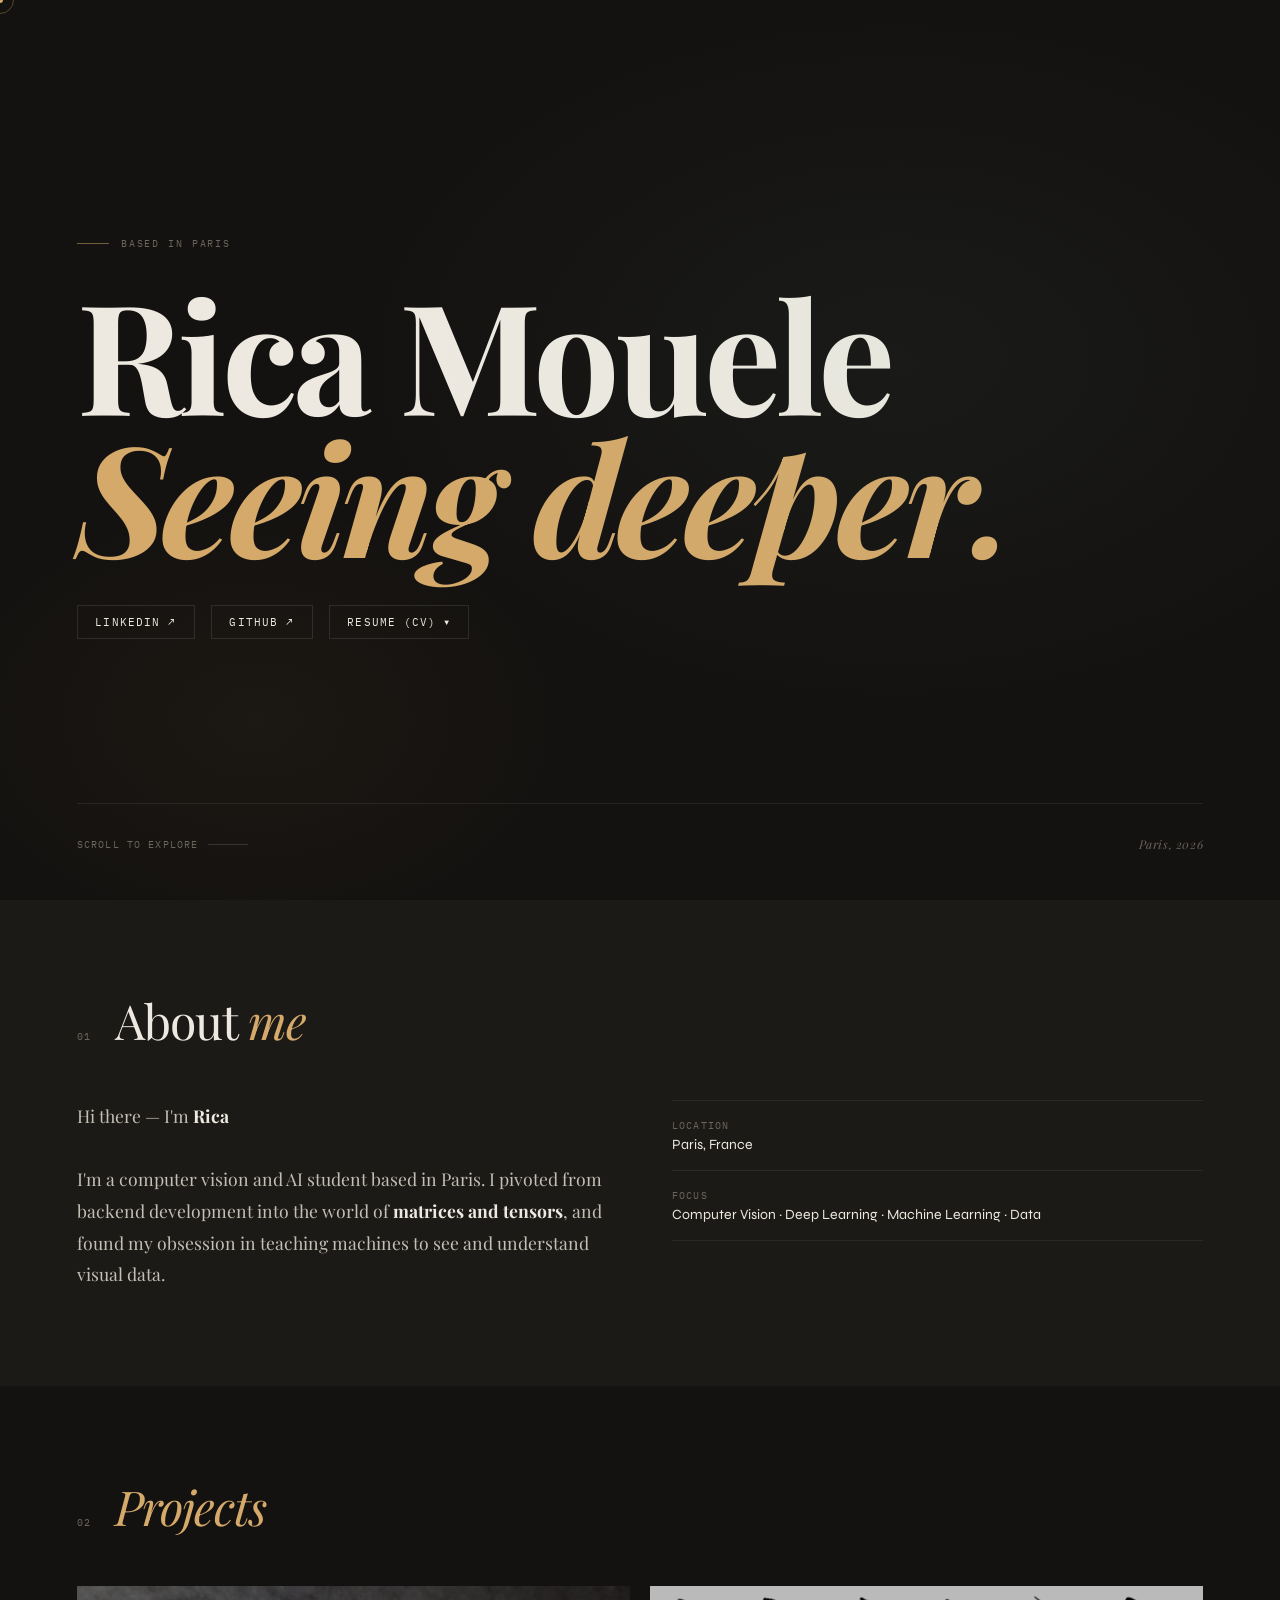
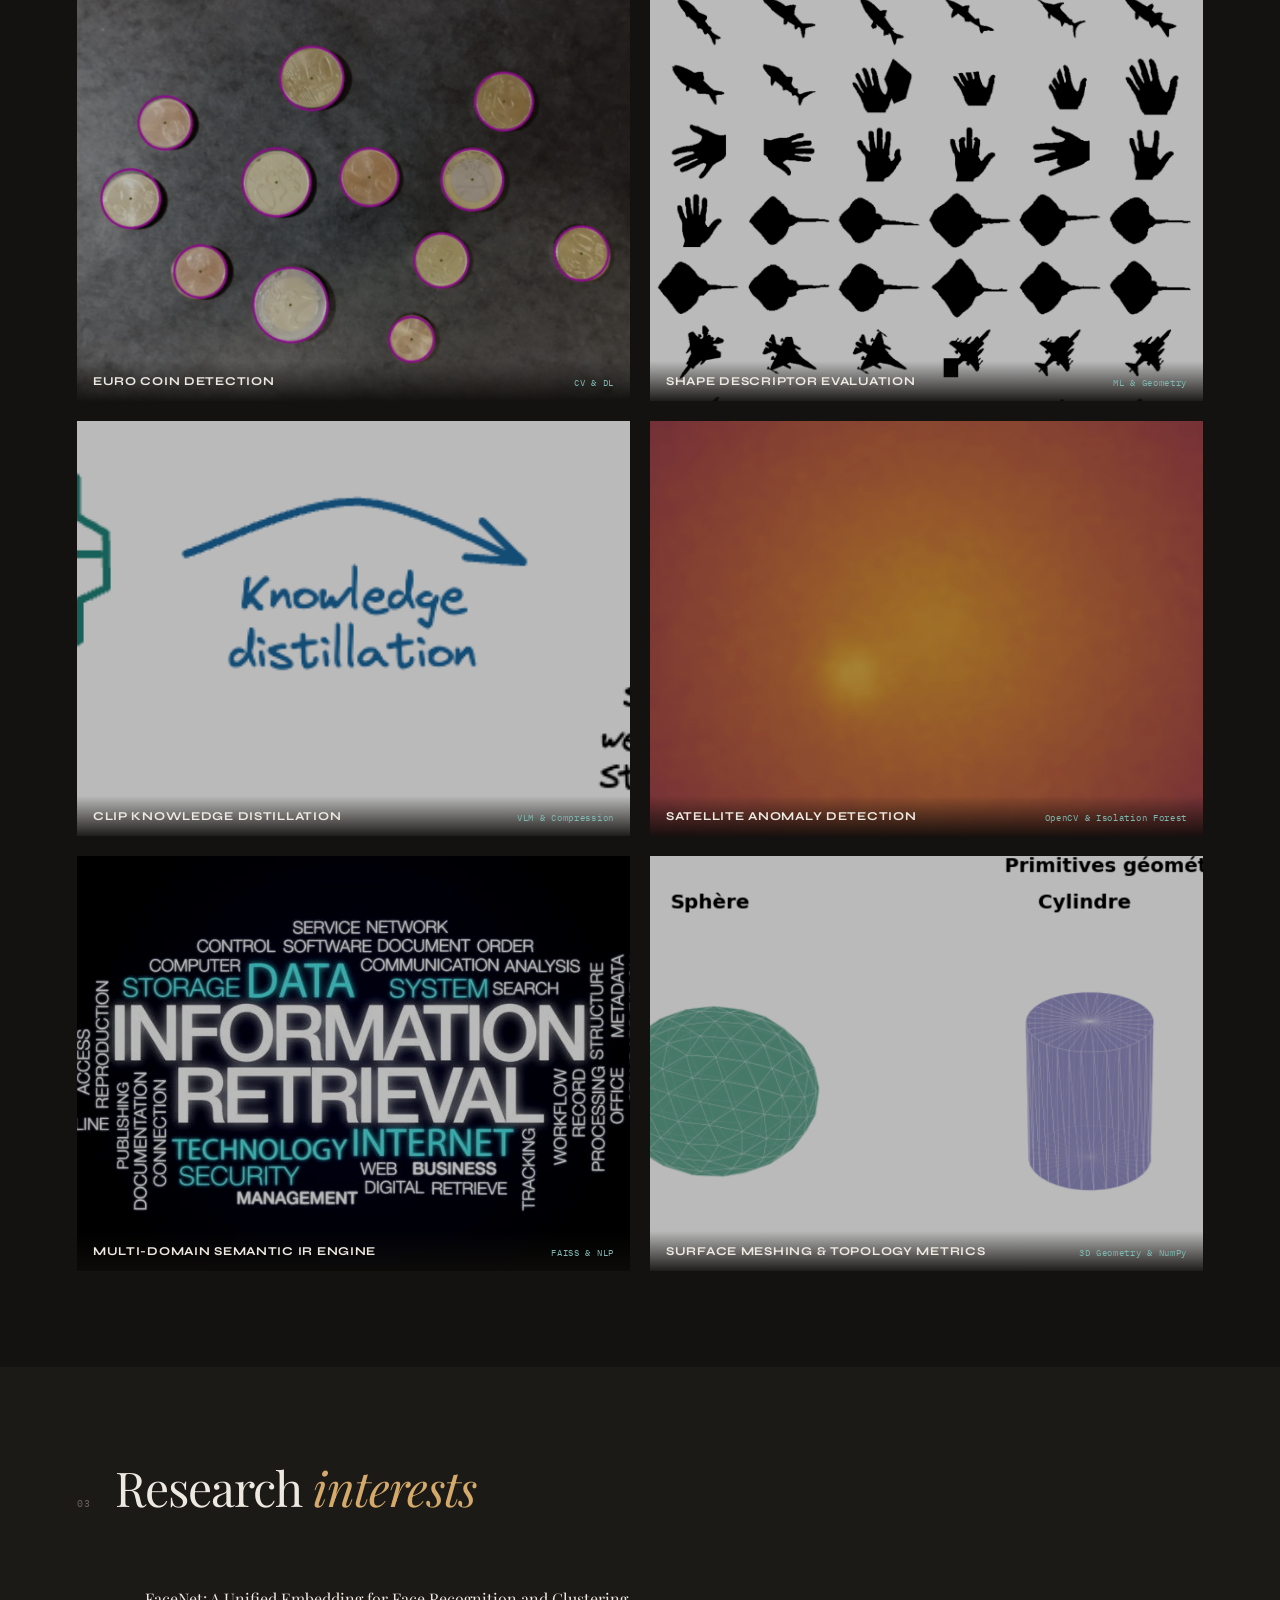
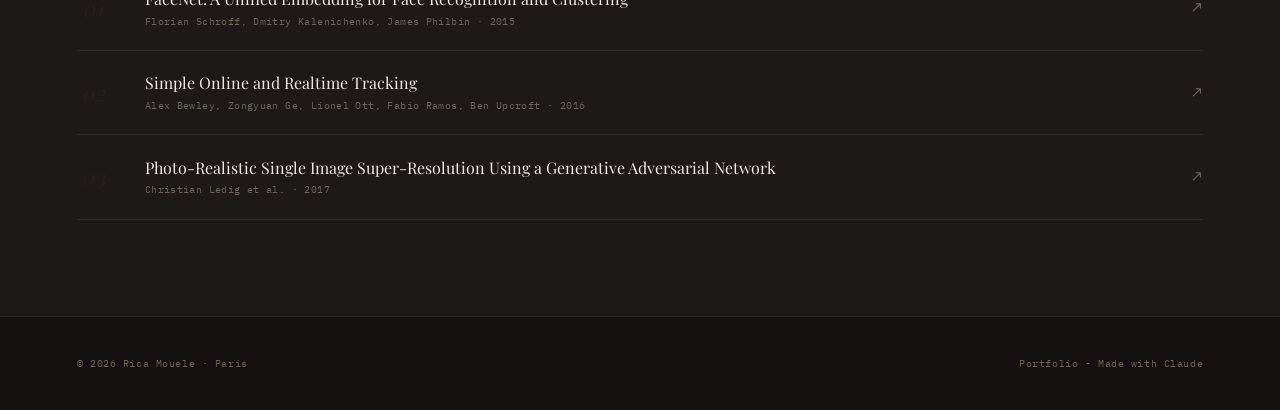
<file: index.html>
<!DOCTYPE html>
<html lang="en">
<head>
<meta charset="UTF-8">
<meta name="viewport" content="width=device-width, initial-scale=1.0">
<title>Rica — Computer Vision</title>
<link rel="preconnect" href="https://fonts.googleapis.com">
<link rel="preconnect" href="https://fonts.gstatic.com" crossorigin>
<link href="https://fonts.googleapis.com/css2?family=Playfair+Display:ital,wght@0,400;0,700;1,400;1,700&family=Syne:wght@400;700;800&family=IBM+Plex+Mono:wght@300;400&display=swap" rel="stylesheet">
<link rel="stylesheet" href="style.css">
</head>
<body>

<div id="c"></div>
<div id="cr"></div>

<div class="hero">
  <div class="hero-bg"></div>
  <div class="hero-inner">
    <div class="hero-eyebrow">Based in Paris</div>
    <h1 class="hero-name">
      Rica Mouele
      <em>Seeing deeper.</em>
    </h1>
    <div class="hero-links">
      <a class="hero-link" href="https://www.linkedin.com/in/rica-mouele/" target="_blank"><span>LinkedIn ↗</span></a>
      <a class="hero-link" href="https://github.com/RicaMl" target="_blank"><span>GitHub ↗</span></a>
      <div class="cv-wrap">
        <button class="cv-btn" id="cvBtn" onclick="toggleCV()">
          <span>Resume (CV)</span>
          <span class="cv-chevron" id="cvChevron">▼</span>
        </button>
        <div class="cv-dropdown" id="cvDropdown">
          <a class="cv-option" href="CV_RM_EN.pdf" target="_blank">En ↗</a>
          <a class="cv-option" href="CV_RM_FR.pdf" target="_blank">Fr ↗</a>
        </div>
      </div>
    </div>
  </div>
  <div class="hero-bottom">
    <div class="scroll-hint">Scroll to explore</div>
    <div class="hero-num">Paris, 2026</div>
  </div>
</div>

<section id="about">
  <div class="sec-header reveal">
    <span class="sec-num">01</span>
    <h2 class="sec-title">About <em>me</em></h2>
  </div>
  <div class="about-grid reveal">
    <p class="about-text">
      Hi there — I'm <strong>Rica</strong> <br><br>
      I'm a computer vision and AI student based in Paris.
      I pivoted from backend development into the world of
      <strong>matrices and tensors</strong>, and found my obsession
      in teaching machines to see and understand visual data.
    </p>
    <div class="about-aside">
      <div class="about-detail">
        <span class="detail-label">Location</span>
        <span class="detail-value">Paris, France</span>
      </div>
      <div class="about-detail">
        <span class="detail-label">Focus</span>
        <span class="detail-value">Computer Vision · Deep Learning · Machine Learning · Data </span>
      </div>
    </div>
  </div>
</section>

<section id="projects">
  <div class="sec-header reveal">
    <span class="sec-num">02</span>
    <h2 class="sec-title"><em>Projects</em></h2>
  </div>
  <div class="projects-grid reveal">

    <div class="pcard" onclick="openModal('p1')">
      <img class="pcard-img" src="./images/img2.png" alt="Euro Coin Detection">
      <div class="pcard-overlay">
        <div class="overlay-label">Computer Vision</div>
        <div class="overlay-title">Click to explore →</div>
      </div>
      <div class="pcard-bar">
        <span class="pcard-name">Euro Coin Detection</span>
        <span class="pcard-tag">CV & DL</span>
      </div>
    </div>

    <div class="pcard" onclick="openModal('p2')">
      <img class="pcard-img" src="./images/bdshape_part.png" alt="Pattern Recognition">
      <div class="pcard-overlay">
        <div class="overlay-label">Pattern Recognition</div>
        <div class="overlay-title">Click to explore →</div>
      </div>
      <div class="pcard-bar">
        <span class="pcard-name">Shape Descriptor Evaluation</span>
        <span class="pcard-tag">ML & Geometry</span>
      </div>
    </div>

    <div class="pcard" onclick="openModal('p3')">
      <img class="pcard-img" src="./images/distill2.png" alt="CLIP Knowledge Distillation">
      <div class="pcard-overlay">
        <div class="overlay-label">Research & Deep Learning</div>
        <div class="overlay-title">Click to explore →</div>
      </div>
      <div class="pcard-bar">
        <span class="pcard-name">CLIP Knowledge Distillation</span>
        <span class="pcard-tag">VLM & Compression</span>
      </div>
    </div>

    <div class="pcard" onclick="openModal('p4')">
      <img class="pcard-img" src="./images/detection_anom.png" alt="Satellite Thermal Anomaly Detection">
      <div class="pcard-overlay">
        <div class="overlay-label">Space Systems & AI</div>
        <div class="overlay-title">Click to explore →</div>
      </div>
      <div class="pcard-bar">
        <span class="pcard-name">Satellite Anomaly Detection</span>
        <span class="pcard-tag">OpenCV & Isolation Forest</span>
      </div>
    </div>

    <div class="pcard" onclick="openModal('p5')">
      <img class="pcard-img" src="./images/Information_Retrieval.jpg" alt="Information Retrieval Engine">
      <div class="pcard-overlay">
        <div class="overlay-label">Information Retrieval & NLP</div>
        <div class="overlay-title">Click to explore →</div>
      </div>
      <div class="pcard-bar">
        <span class="pcard-name">Multi-Domain Semantic IR Engine</span>
        <span class="pcard-tag">FAISS & NLP</span>
      </div>
    </div>

    <div class="pcard" onclick="openModal('p6')">
      <img class="pcard-img" src="./images/surface_meshing_base.png" alt="Surface Meshing & Curvature Analysis">
      <div class="pcard-overlay">
        <div class="overlay-label">3D Geometry & Mesh Processing</div>
        <div class="overlay-title">Click to explore →</div>
      </div>
      <div class="pcard-bar">
        <span class="pcard-name">Surface Meshing & Topology Metrics</span>
        <span class="pcard-tag">3D Geometry & NumPy</span>
      </div>
    </div>

  </div>
</section>

<section id="research">
  <div class="sec-header reveal">
    <span class="sec-num">03</span>
    <h2 class="sec-title">Research <em>interests</em></h2>
  </div>
  <div class="reveal">
    <a class="paper" href="https://arxiv.org/pdf/1503.03832" target="_blank">
      <span class="paper-idx">01</span>
      <div class="paper-body">
        <div class="paper-title">FaceNet: A Unified Embedding for Face Recognition and Clustering</div>
        <div class="paper-authors">Florian Schroff, Dmitry Kalenichenko, James Philbin · 2015</div>
      </div>
      <span class="paper-arrow">↗</span>
    </a>
    <a class="paper" href="https://arxiv.org/pdf/1602.00763" target="_blank">
      <span class="paper-idx">02</span>
      <div class="paper-body">
        <div class="paper-title">Simple Online and Realtime Tracking</div>
        <div class="paper-authors">Alex Bewley, Zongyuan Ge, Lionel Ott, Fabio Ramos, Ben Upcroft · 2016</div>
      </div>
      <span class="paper-arrow">↗</span>
    </a>
    <a class="paper" href="https://arxiv.org/pdf/1609.04802" target="_blank">
      <span class="paper-idx">03</span>
      <div class="paper-body">
        <div class="paper-title">Photo-Realistic Single Image Super-Resolution Using a Generative Adversarial Network</div>
        <div class="paper-authors">Christian Ledig et al. · 2017</div>
      </div>
      <span class="paper-arrow">↗</span>
    </a>
  </div>
</section>

<footer>
  <span>© 2026 Rica Mouele · Paris</span>
  <span>Portfolio - Made with Claude</span>
</footer>

<div class="mbackdrop" id="mbackdrop" onclick="closeOutside(event)">
  <div class="modal" id="modal">
    <button class="mclose" onclick="closeModal()">✕</button>
    <div class="modal-body">
      <div class="modal-left">
        <div id="mcat" class="modal-cat"></div>
        <div id="mtitle" class="modal-title"></div>
        <div id="mdesc" class="modal-desc"></div> <div id="mlinks" class="modal-links"></div>
      </div>
      <div class="modal-right" id="mgallery">
        </div>
    </div>
  </div>
</div>

<script>
// --- CURSOR & ANIMATIONS ---
const c = document.getElementById('c'), cr = document.getElementById('cr');
let mx = 0, my = 0, rx = 0, ry = 0;
document.addEventListener('mousemove', e => { mx = e.clientX; my = e.clientY; c.style.left = mx + 'px'; c.style.top = my + 'px'; });
(function loop() { rx += (mx - rx) * .1; ry += (my - ry) * .1; cr.style.left = rx + 'px'; cr.style.top = ry + 'px'; requestAnimationFrame(loop); })();
document.querySelectorAll('a, button, .pcard').forEach(el => {
  el.addEventListener('mouseenter', () => { c.style.width = '12px'; c.style.height = '12px'; });
  el.addEventListener('mouseleave', () => { c.style.width = '6px'; c.style.height = '6px'; });
});

const obs = new IntersectionObserver(e => { e.forEach(x => { if (x.isIntersecting) x.target.classList.add('visible'); }); }, { threshold: .1 });
document.querySelectorAll('.reveal').forEach(el => obs.observe(el));

function toggleCV() {
  document.getElementById('cvBtn').classList.toggle('open');
  document.getElementById('cvDropdown').classList.toggle('open');
}
document.addEventListener('click', e => {
  if (!e.target.closest('.cv-wrap')) {
    document.getElementById('cvBtn').classList.remove('remove');
    document.getElementById('cvDropdown').classList.remove('open');
  }
});

// --- INDEPENDENT PROJECTS CONFIGURATION ---
const projects = {
  p1: { 
    cat: 'Computer Vision & Deep Learning', 
    title: 'Euro Coin Detection & Dual-Pipeline Valuation', 
    desc: `
      <strong>The Challenge</strong><br>
      How do we count and identify currency efficiently? This project benchmarks 
      <strong>Traditional Mathematics</strong> against modern <strong>Deep Learning</strong> 
      to explore the boundaries of both approaches.<br><br>

      <strong>Pipeline 1: Traditional Image Analysis (No AI)</strong>
      <ul>
        <li>Shape Detection:<em> Hough Circle Transform</em> using edge gradients to isolate round geometry.</li>
        <li>Color Inspection (The HSV Trick): Isolates <strong>Hue (H)</strong> and <strong>Saturation (S)</strong> channels to distinguish copper from gold, and detect bimetallic rings (1€/2€).</li>
        <li>Scale-Free Valuation: A relative "Ratio Voting" strategy based on real-world coin diameters.</li>
      </ul>
      <strong>Pipeline 2: Deep Learning Shift (AlexNet)</strong>
      <ul>
        <li>Architecture: Custom <em>AlexNet CNN</em> trained across 315 coin types (69% Test Accuracy).</li>
        <li>The Fine-Grained Limit: Revealed a real-world edge case—the network struggled with Euro coins (0% accuracy on certain 50-cent variants) because they share identical faces and only differ by tiny, country-specific national backs.</li>
      </ul>
      <strong>Key Takeaway</strong><br>
      Classical methods offer perfect interpretability and lightweight execution but break under glares. Deep Learning provides massive structural robustness but demands advanced fine-grained attention to catch microscopic currency details.
    `, 
    links: [
      { t: 'GitHub Repository 1 ↗', u: 'https://github.com/RicaMl/ProjetAnalyseImageMoney' },
      { t: 'GitHub Repository 2 ↗', u: 'https://github.com/RicaMl/DL4CV_Coin_classification2' }
    ],
    gallery: [
      { src: './images/1_2_EUROS_HUE.png', caption: 'HSV Color Space Channels Isolation for Bimetallic & Copper Detection' },
      { src: './images/detection.png ', caption: 'Circles Detection and Count' },
      { src: './images/detection3.png', caption: 'Circles Detection and Count' }
    ] 
  },

  p2: { 
    cat: 'Pattern Recognition & Machine Learning', 
    title: 'Shape Recognition & Feature Descriptor Evaluation', 
    desc: `
      <strong>The Goal</strong><br>
      How do classical mathematical signatures handle shape distortions? This project evaluates 5 traditional geometric descriptors (Fourier, Ellipticity, Angular Signatures, and Distortion Forces) on <strong>BDshape</strong>, a binary dataset featuring heavy occlusions and structural noise.<br><br>

      <strong>The Pipeline</strong><br>
      Instead of using raw images, we classified the extracted feature vectors using three distinct strategies:
      • <strong>Supervised:</strong> Optimized <em>k-NN</em> classifiers (via GridSearchCV).<br>
      • <strong>Unsupervised:</strong> <em>k-Means (Dynamic Clouds)</em> to analyze natural class clustering.<br>
      • <strong>Ensemble:</strong> A <em>Majority/Soft Voting</em> fusion layer combining all 5 models.<br><br>

      <strong>Key Takeaway</strong><br>
      Evaluated via Precision/Recall curves and Confusion Matrices, the project benchmarks where individual geometric signatures fail due to high intra-class heterogeneity, and demonstrates how an ensemble multi-expert vote stabilizes decision boundaries.
      `, 
    links: [
      { t: 'GitHub Repository ↗', u: 'https://github.com/RicaMl/Reconnaissance_de_formes_projet' }
    ],
    gallery: [
      { src: './images/bdshape_all.png', caption: 'The BDshape Dataset: 9 complex binary classes showcasing occlusions, distortions, and partial views.' },
      { src: './images/bdshape_curve_vote.png', caption: 'Evaluation: PR Curve for Majority  Voting across 9 Classes.' }
    ] 
  },

  p3: { 
    cat: 'Deep Learning & Research', 
    title: 'CLIP-KD: Knowledge Distillation for Marine Vision-Language Models', 
    desc: `
      <strong>The Goal</strong><br>
      How do we deploy large Vision-Language Models (VLMs) on resource-constrained edge devices? This research project studies <strong>Knowledge Distillation (KD)</strong> frameworks to compress a massive CLIP model into a compact student network for underwater image-text retrieval.<br><br>

      <strong>The Methodology</strong>
      <ul>
        <li><strong>Teacher-Student Setup:</strong> Distilling a fine-tuned <em>ViT-B/16</em> (Teacher) into a lightweight <em>ResNet-50</em> (Student) using the marine <strong>FathomNet</strong> dataset.</li>
        <li><strong>Distillation Strategies:</strong> Implemented a multi-loss optimization layer combining <strong>Feature Distillation (FD)</strong>, <strong>Interactive Contrastive Learning (ICL)</strong>, and Custom Contrastive KD.</li>
        <li><strong>VLM Caption Engineering:</strong> Generation of legends with GPT-4o mini Model from Openai.</li>
      </ul>

      <strong>Key Takeaway & Results</strong><br>
      Evaluated on unseen underwater species (Zero-Shot), the fine-tuned teacher reached <strong>85.7% accuracy</strong>, while our compressed student successfully out-performed the non-adapted baseline by +14.3 points. The project successfully benchmarks the efficiency limits of multimodal distillation in highly specialized scientific domains.
    `, 
    links: [
      { t: 'GitHub Repository ↗', u: 'https://github.com/RicaMl/CLIP-KD' }
    ],
    gallery: [
      { src: './images/distill.jpeg', caption: 'Distillation Global Architecture.' },
      { src: './images/animal_label.png', caption: 'Dataset Engineering: Specialized marine images from the FathomNet API paired with VLM-generated descriptions.' },
    ] 
  },

  p4: { 
    cat: 'Space Systems & Unsupervised AI', 
    title: 'Satellite Payload Thermal Anomaly Detection', 
    desc: `
      <strong>The Goal</strong><br>
      How do we monitor satellite payload health autonomously in space? This R&D project builds an automated telemetry pipeline to detect, segment, and classify thermal anomalies on satellite infrared calibration images.<br><br>

      <strong>The Engineering Stack</strong>
      <ul>
        <li><strong>Synthetic Simulation:</strong> Built a custom generator simulating orbit environments (photon noise, hot pixels, overheating thermal gradients).</li>
        <li><strong>OpenCV Computer Vision:</strong> Implemented adaptive thresholding, morphological closures, and contour extraction to segment suspicious Regions of Interest (ROIs).</li>
        <li><strong>Unsupervised Isolation Forest:</strong> Trained an outlier-detection model on geometric and thermal feature vectors (area, max/mean temperature, circularity) to separate normal fluctuations from true critical failures.</li>
      </ul>

      <strong>Key Takeaway & Analytics</strong><br>
      Reaching an <strong>83% detection accuracy</strong> on critical anomalies, the system outputs a real-time flight diagnosis dashboard complete with confusion matrices, decision boundaries (Area vs. Max Temp), and fully annotated bounding boxes mapping nominal vs. critical zones.
    `, 
    links: [
      { t: 'GitHub Repository ↗', u: 'https://github.com/RicaMl/Thermal_Image_Anomaly_Detection' }
    ],
    gallery: [
      { src: './images/thermal-simulation-mask.png', caption: 'Synthetic Infrared Telemetry Simulation & Morphological Binary Masks.' },
      { src: './images/isolation-forest-boundary.png', caption: 'Isolation Forest Decision Boundary (Area vs. Maximum Temperature Features).' },
      { src: './images/satellite-flight-diagnosis.png', caption: 'Final Flight-Condition Diagnostics — Annotated Test Frame marking Critical vs Nominal regions.' }
    ] 
  },

  p5: { 
    cat: 'Information Retrieval & NLP', 
    title: 'Hybrid Semantic Search & Classifier-Guided Retrieval Engine', 
    desc: `
      <strong>The Goal</strong><br>
      How do we scale high-precision semantic search across massive, multi-domain text corpora without destroying latency? This project builds a production-grade, two-phase Information Retrieval (IR) system designed to index, retrieve, and rank documents from a dataset of <strong>216,000 multi-domain documents</strong>.<br><br>

      <strong>The Architecture</strong>
      <ul>
        <li><strong>Dense Embedding Indexing:</strong> Encoded document text fields using state-of-the-art <em>BAAI/bge-base-en-v1.5</em> embeddings, mapped into high-performance <strong>FAISS sub-indexes</strong> for sub-millisecond lookups.</li>
        <li><strong>Classifier-Guided Expert Mode:</strong> Built a <em>LinearSVC + SMOTE</em> query domain classifier (97.1% cross-validation accuracy). If classification confidence exceeds 80%, the system locks search into specialized sub-indexes, drastically cutting down the search space and eliminating fatal cross-domain errors.</li>
        <li><strong>Lexical & Hybrid Fusions:</strong> Benchmarked traditional <em>BM25+</em> and <em>TF-IDF</em> pipelines against dense retrieval, evaluating Reciprocal Rank Fusion (RRF) for multi-perspective ranking.</li>
      </ul>

      <strong>Key Takeaway & Benchmarks</strong><br>
      The architecture successfully proves that **Dense Embeddings + Classifier Guided-Routing** outperforms complex hybrid fusions, achieving a massive **70.76% Recall@20** and **52.02% MRR** while reducing operational latency down to an ultra-fast **30.6 ms**.
    `, 
    links: [
      { t: 'GitHub Repository ↗', u: 'https://github.com/RicaMl/Retrieval_Engine' }
    ],
    gallery: [
      { src: './images/umap-embedding-space.png', caption: 'High-Dimensional Clustering: 2D UMAP projection of document embedding distributions across the 5 domains.' },
      { src: './images/ir-performance-benchmark.png', caption: 'Performance Benchmarks: Latency (ms) vs. MRR comparison proving the efficiency of Classifier-Guided Dense Search.' }
    ] 
  },
  p6: { 
    cat: '3D Geometry & Mesh Processing', 
    title: 'Surface Meshing Exploration & Topology Metrics Engine', 
    desc: `
      <strong>The Goal</strong><br>
      How do algorithms analyze and evaluate 3D shapes accurately? This project implements a geometric processing pipeline using <em>trimesh</em> to generate 3D primitives, evaluate structural mesh quality, and compute discrete differential geometry properties.<br><br>

      <strong>The Technical Stack</strong>
      <ul>
        <li><strong>Primitive Generation & Analysis:</strong> Synthesized and evaluated parametric 3D manifolds (spheres, cylinders, planes, tori) to map structural topology behavior.</li>
        <li><strong>Quality Metric Optimization:</strong> Developed algorithmic functions to calculate triangle element deformation via <strong>Aspect Ratio</strong>, <strong>Skewness</strong>, and interior angles.</li>
        <li><strong>Discrete Differential Geometry:</strong> Implemented the <strong>Angular Defect Method</strong> to estimate discrete Gaussian Curvature ($K$), creating statistical shape signatures to isolate geometric properties (flat, positive, or negative regions).</li>
      </ul>

      <strong>Key Takeaway & Convergence</strong><br>
      Through rigorous benchmarking, the project mathematically demonstrates the <strong>quadratic convergence</strong> of curvature error relative to mesh face density. The extracted curvature histograms establish a highly predictive feature vector, laying the foundation for 3D shape segmentation using Geometric Deep Learning (GNNs & PointNet).
    `, 
    links: [
      { t: 'GitHub Repository ↗', u: 'https://github.com/RicaMl/Surface_Meshing/tree/main' }
    ],
    gallery: [
      { src: './images/surface_meshing_gauss1.png', caption: '3D Primitive Generation and Discrete Gaussian Curvature ($K$) Mapping.' },
      { src: './images/surface_meshing_gauss2.png', caption: '3D Primitive Generation and Discrete Gaussian Curvature ($K$) Mapping.' },
      { src: './images/surface_meshing_signature.png', caption: 'Curvature signature by primitive.' }
    ] 
  },
};

// --- MODAL ENGINE ---
function openModal(id) {
  const p = projects[id]; 
  if (!p) return;
  
  document.getElementById('mcat').textContent = p.cat;
  document.getElementById('mtitle').textContent = p.title;
  
  // FIX: Utilisation de innerHTML pour interpréter correctement le formattage (strong, br, etc.)
  document.getElementById('mdesc').innerHTML = p.desc; 

  const ml = document.getElementById('mlinks'); 
  ml.innerHTML = '';
  p.links.forEach(l => {
    const a = document.createElement('a');
    a.className = 'mlink'; a.href = l.u; a.target = '_blank'; a.textContent = l.t;
    ml.appendChild(a);
  });

  const mg = document.getElementById('mgallery'); 
  mg.innerHTML = '';
  const hasGallery = p.gallery && p.gallery.length > 0;
  
  document.getElementById('modal').querySelector('.modal-body')
    .classList.toggle('no-gallery', !hasGallery);
  mg.style.display = hasGallery ? '' : 'none';

  (p.gallery || []).forEach(item => {
    const wrap = document.createElement('div');
    const img = document.createElement('img');
    img.className = 'modal-gallery-img'; 
    img.src = item.src; 
    img.alt = item.caption || '';
    wrap.appendChild(img);
    
    if (item.caption) {
      const cap = document.createElement('p');
      cap.className = 'modal-gallery-caption'; 
      cap.textContent = item.caption;
      wrap.appendChild(cap);
    }
    mg.appendChild(wrap);
  });

  document.getElementById('mbackdrop').classList.add('open');
  document.body.style.overflow = 'hidden';
}

function closeModal() { 
  document.getElementById('mbackdrop').classList.remove('open'); 
  document.body.style.overflow = ''; 
}
function closeOutside(e) { 
  if (e.target === document.getElementById('mbackdrop')) closeModal(); 
}
document.addEventListener('keydown', e => { 
  if (e.key === 'Escape') closeModal(); 
});
</script>

</body>
</html>
</file>
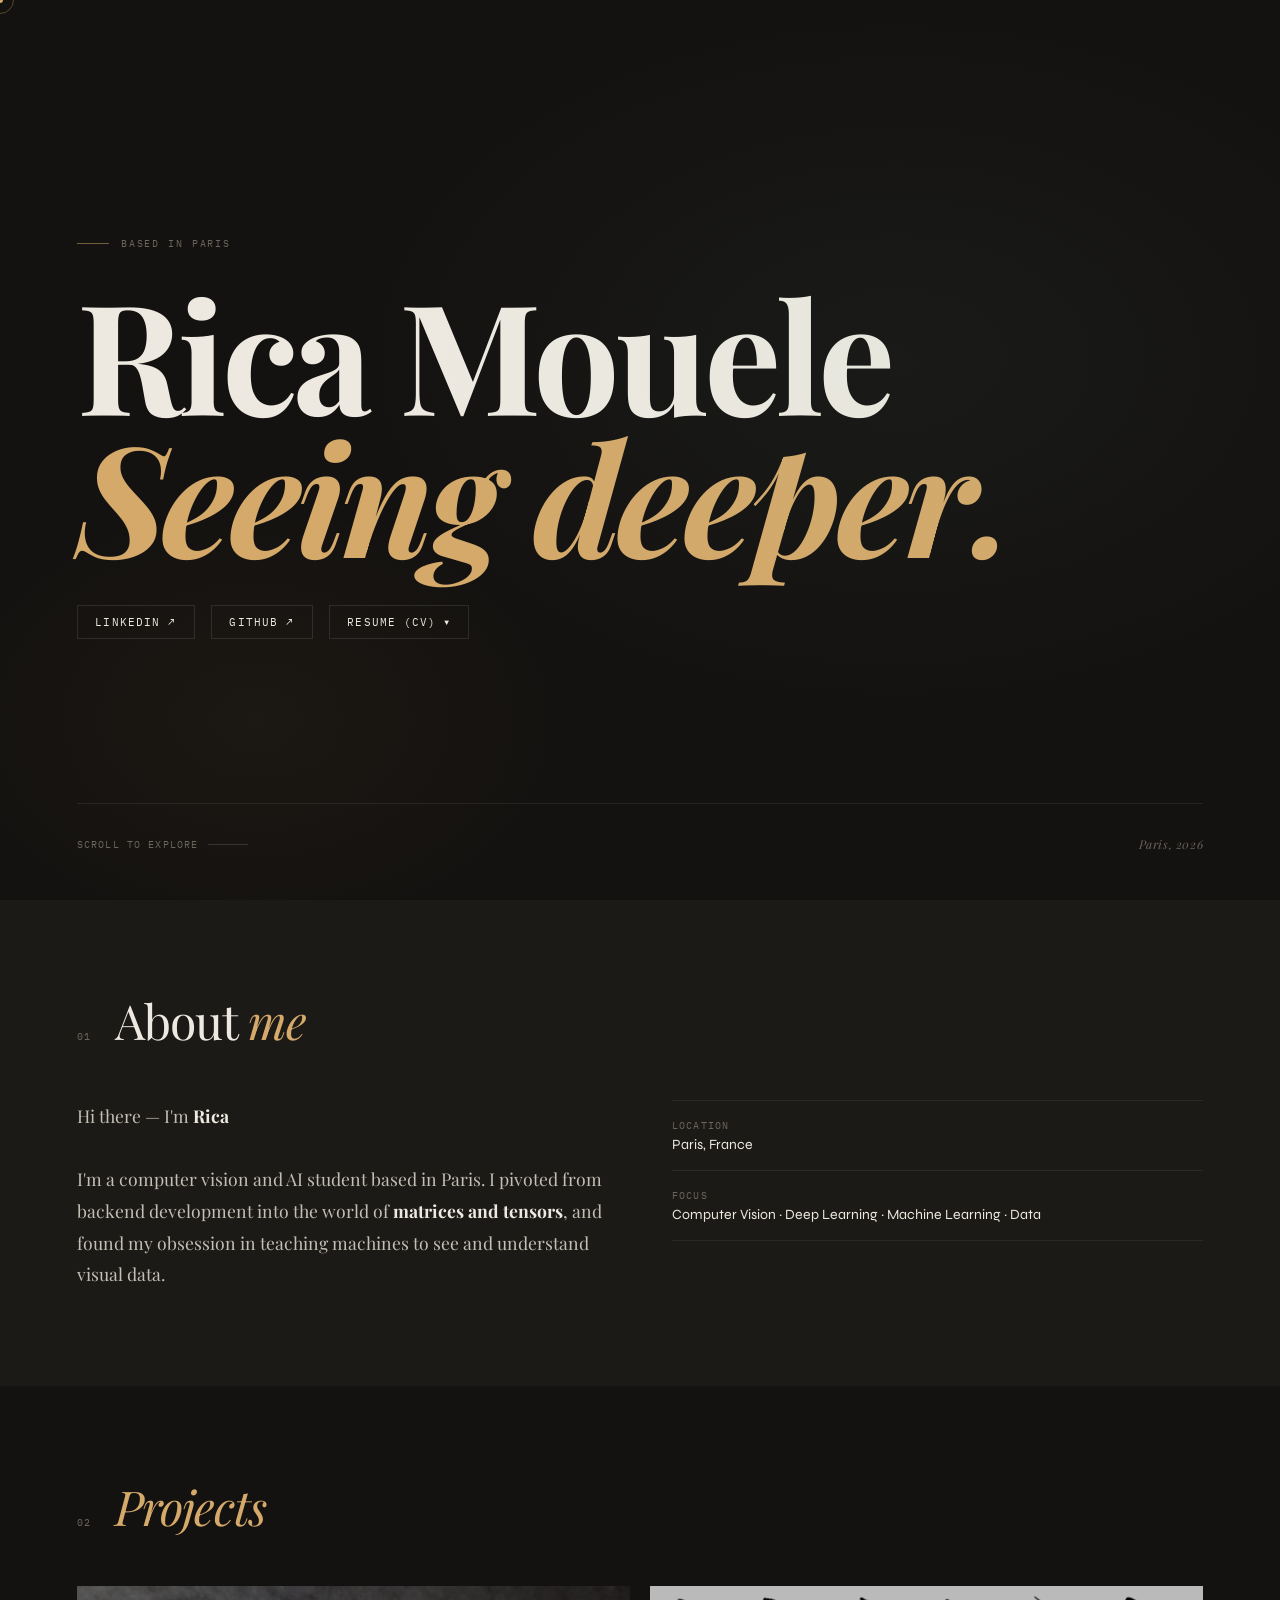
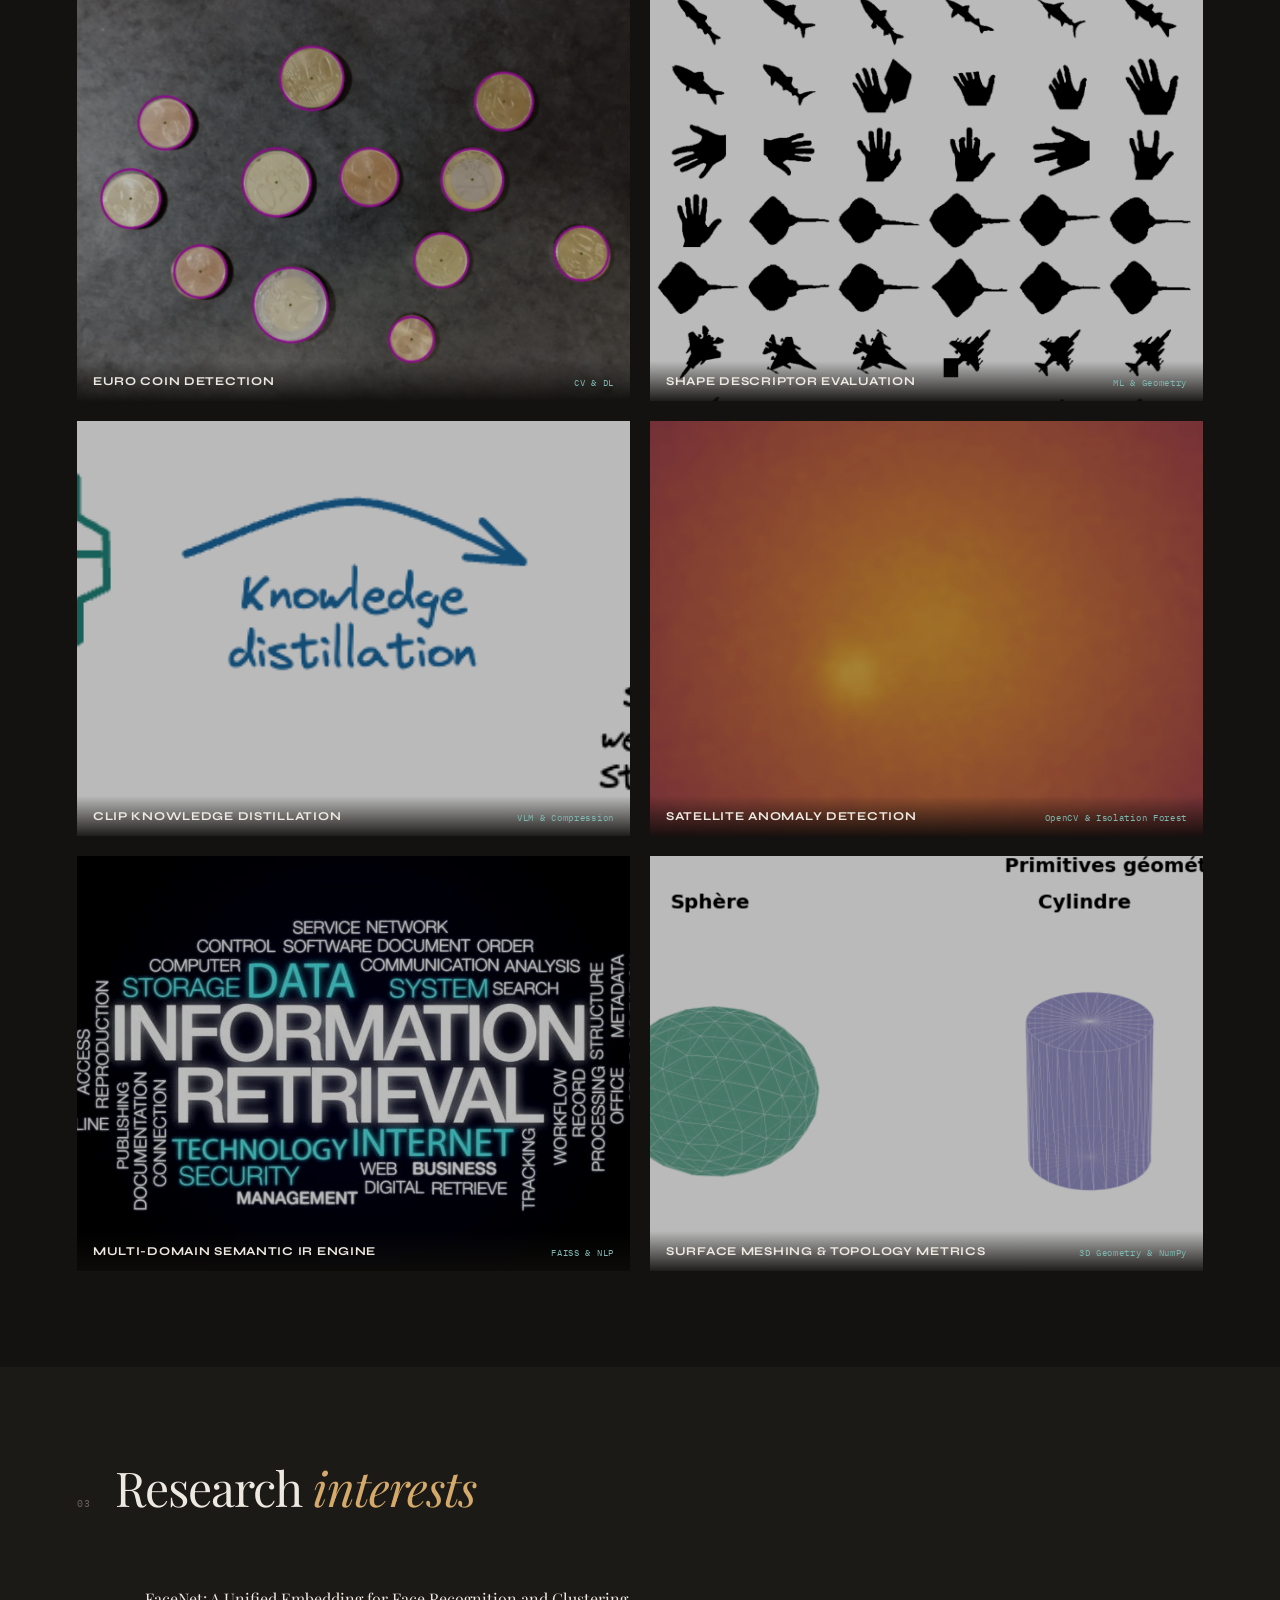
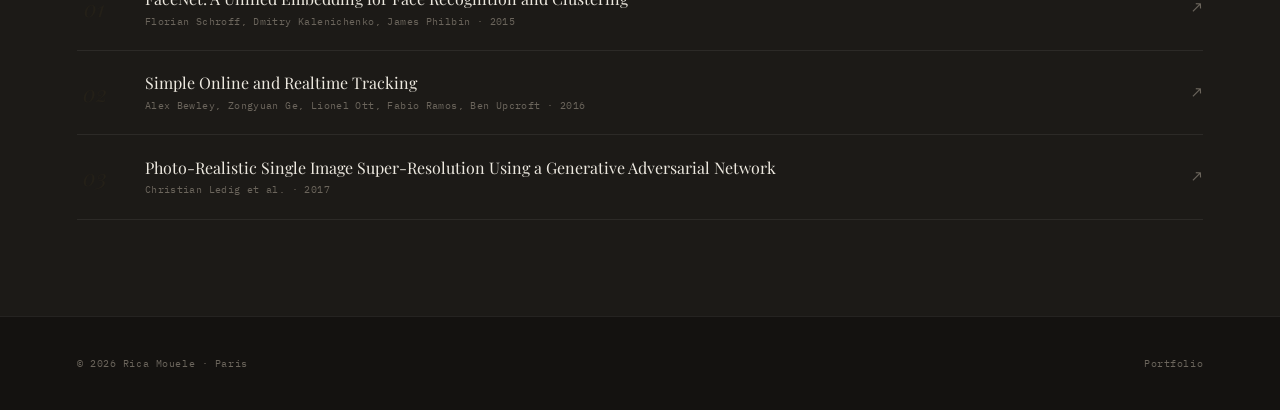
<file: mon-portfolio/index.html>
<!DOCTYPE html>
<html lang="en">
<head>
<meta charset="UTF-8">
<meta name="viewport" content="width=device-width, initial-scale=1.0">
<title>Rica — Computer Vision</title>
<link rel="preconnect" href="https://fonts.googleapis.com">
<link rel="preconnect" href="https://fonts.gstatic.com" crossorigin>
<link href="https://fonts.googleapis.com/css2?family=Playfair+Display:ital,wght@0,400;0,700;1,400;1,700&family=Syne:wght@400;700;800&family=IBM+Plex+Mono:wght@300;400&display=swap" rel="stylesheet">
<link rel="stylesheet" href="style.css">
</head>
<body>

<div id="c"></div>
<div id="cr"></div>

<div class="hero">
  <div class="hero-bg"></div>
  <div class="hero-inner">
    <div class="hero-eyebrow">Based in Paris</div>
    <h1 class="hero-name">
      Rica Mouele
      <em>Seeing deeper.</em>
    </h1>
    <div class="hero-links">
      <a class="hero-link" href="https://www.linkedin.com/in/rica-mouele/" target="_blank"><span>LinkedIn ↗</span></a>
      <a class="hero-link" href="https://github.com/RicaMl" target="_blank"><span>GitHub ↗</span></a>
      <div class="cv-wrap">
        <button class="cv-btn" id="cvBtn" onclick="toggleCV()">
          <span>Resume (CV)</span>
          <span class="cv-chevron" id="cvChevron">▼</span>
        </button>
        <div class="cv-dropdown" id="cvDropdown">
          <a class="cv-option" href="resume-en.pdf" target="_blank">En ↗</a>
          <a class="cv-option" href="resume-fr.pdf" target="_blank">Fr ↗</a>
        </div>
      </div>
    </div>
  </div>
  <div class="hero-bottom">
    <div class="scroll-hint">Scroll to explore</div>
    <div class="hero-num">Paris, 2026</div>
  </div>
</div>

<section id="about">
  <div class="sec-header reveal">
    <span class="sec-num">01</span>
    <h2 class="sec-title">About <em>me</em></h2>
  </div>
  <div class="about-grid reveal">
    <p class="about-text">
      Hi there — I'm <strong>Rica</strong> <br><br>
      I'm a computer vision and AI student based in Paris.
      I pivoted from backend development into the world of
      <strong>matrices and tensors</strong>, and found my obsession
      in teaching machines to see and understand visual data.
    </p>
    <div class="about-aside">
      <div class="about-detail">
        <span class="detail-label">Location</span>
        <span class="detail-value">Paris, France</span>
      </div>
      <div class="about-detail">
        <span class="detail-label">Focus</span>
        <span class="detail-value">Computer Vision · Deep Learning · Machine Learning · Data </span>
      </div>
    </div>
  </div>
</section>

<section id="projects">
  <div class="sec-header reveal">
    <span class="sec-num">02</span>
    <h2 class="sec-title"><em>Projects</em></h2>
  </div>
  <div class="projects-grid reveal">

    <div class="pcard" onclick="openModal('p1')">
      <img class="pcard-img" src="./images/img2.png" alt="Euro Coin Detection">
      <div class="pcard-overlay">
        <div class="overlay-label">Computer Vision</div>
        <div class="overlay-title">Click to explore →</div>
      </div>
      <div class="pcard-bar">
        <span class="pcard-name">Euro Coin Detection</span>
        <span class="pcard-tag">CV & DL</span>
      </div>
    </div>

    <div class="pcard" onclick="openModal('p2')">
      <img class="pcard-img" src="./images/bdshape_part.png" alt="Pattern Recognition">
      <div class="pcard-overlay">
        <div class="overlay-label">Pattern Recognition</div>
        <div class="overlay-title">Click to explore →</div>
      </div>
      <div class="pcard-bar">
        <span class="pcard-name">Shape Descriptor Evaluation</span>
        <span class="pcard-tag">ML & Geometry</span>
      </div>
    </div>

    <div class="pcard" onclick="openModal('p3')">
      <img class="pcard-img" src="./images/distill2.png" alt="CLIP Knowledge Distillation">
      <div class="pcard-overlay">
        <div class="overlay-label">Research & Deep Learning</div>
        <div class="overlay-title">Click to explore →</div>
      </div>
      <div class="pcard-bar">
        <span class="pcard-name">CLIP Knowledge Distillation</span>
        <span class="pcard-tag">VLM & Compression</span>
      </div>
    </div>

    <div class="pcard" onclick="openModal('p4')">
      <img class="pcard-img" src="./images/detection_anom.png" alt="Satellite Thermal Anomaly Detection">
      <div class="pcard-overlay">
        <div class="overlay-label">Space Systems & AI</div>
        <div class="overlay-title">Click to explore →</div>
      </div>
      <div class="pcard-bar">
        <span class="pcard-name">Satellite Anomaly Detection</span>
        <span class="pcard-tag">OpenCV & Isolation Forest</span>
      </div>
    </div>

    <div class="pcard" onclick="openModal('p5')">
      <img class="pcard-img" src="./images/Information_Retrieval.jpg" alt="Information Retrieval Engine">
      <div class="pcard-overlay">
        <div class="overlay-label">Information Retrieval & NLP</div>
        <div class="overlay-title">Click to explore →</div>
      </div>
      <div class="pcard-bar">
        <span class="pcard-name">Multi-Domain Semantic IR Engine</span>
        <span class="pcard-tag">FAISS & NLP</span>
      </div>
    </div>

    <div class="pcard" onclick="openModal('p6')">
      <img class="pcard-img" src="./images/surface_meshing_base.png" alt="Surface Meshing & Curvature Analysis">
      <div class="pcard-overlay">
        <div class="overlay-label">3D Geometry & Mesh Processing</div>
        <div class="overlay-title">Click to explore →</div>
      </div>
      <div class="pcard-bar">
        <span class="pcard-name">Surface Meshing & Topology Metrics</span>
        <span class="pcard-tag">3D Geometry & NumPy</span>
      </div>
    </div>

  </div>
</section>

<section id="research">
  <div class="sec-header reveal">
    <span class="sec-num">03</span>
    <h2 class="sec-title">Research <em>interests</em></h2>
  </div>
  <div class="reveal">
    <a class="paper" href="https://arxiv.org/pdf/1503.03832" target="_blank">
      <span class="paper-idx">01</span>
      <div class="paper-body">
        <div class="paper-title">FaceNet: A Unified Embedding for Face Recognition and Clustering</div>
        <div class="paper-authors">Florian Schroff, Dmitry Kalenichenko, James Philbin · 2015</div>
      </div>
      <span class="paper-arrow">↗</span>
    </a>
    <a class="paper" href="https://arxiv.org/pdf/1602.00763" target="_blank">
      <span class="paper-idx">02</span>
      <div class="paper-body">
        <div class="paper-title">Simple Online and Realtime Tracking</div>
        <div class="paper-authors">Alex Bewley, Zongyuan Ge, Lionel Ott, Fabio Ramos, Ben Upcroft · 2016</div>
      </div>
      <span class="paper-arrow">↗</span>
    </a>
    <a class="paper" href="https://arxiv.org/pdf/1609.04802" target="_blank">
      <span class="paper-idx">03</span>
      <div class="paper-body">
        <div class="paper-title">Photo-Realistic Single Image Super-Resolution Using a Generative Adversarial Network</div>
        <div class="paper-authors">Christian Ledig et al. · 2017</div>
      </div>
      <span class="paper-arrow">↗</span>
    </a>
  </div>
</section>

<footer>
  <span>© 2026 Rica Mouele · Paris</span>
  <span>Portfolio</span>
</footer>

<div class="mbackdrop" id="mbackdrop" onclick="closeOutside(event)">
  <div class="modal" id="modal">
    <button class="mclose" onclick="closeModal()">✕</button>
    <div class="modal-body">
      <div class="modal-left">
        <div id="mcat" class="modal-cat"></div>
        <div id="mtitle" class="modal-title"></div>
        <div id="mdesc" class="modal-desc"></div> <div id="mlinks" class="modal-links"></div>
      </div>
      <div class="modal-right" id="mgallery">
        </div>
    </div>
  </div>
</div>

<script>
// --- CURSOR & ANIMATIONS ---
const c = document.getElementById('c'), cr = document.getElementById('cr');
let mx = 0, my = 0, rx = 0, ry = 0;
document.addEventListener('mousemove', e => { mx = e.clientX; my = e.clientY; c.style.left = mx + 'px'; c.style.top = my + 'px'; });
(function loop() { rx += (mx - rx) * .1; ry += (my - ry) * .1; cr.style.left = rx + 'px'; cr.style.top = ry + 'px'; requestAnimationFrame(loop); })();
document.querySelectorAll('a, button, .pcard').forEach(el => {
  el.addEventListener('mouseenter', () => { c.style.width = '12px'; c.style.height = '12px'; });
  el.addEventListener('mouseleave', () => { c.style.width = '6px'; c.style.height = '6px'; });
});

const obs = new IntersectionObserver(e => { e.forEach(x => { if (x.isIntersecting) x.target.classList.add('visible'); }); }, { threshold: .1 });
document.querySelectorAll('.reveal').forEach(el => obs.observe(el));

function toggleCV() {
  document.getElementById('cvBtn').classList.toggle('open');
  document.getElementById('cvDropdown').classList.toggle('open');
}
document.addEventListener('click', e => {
  if (!e.target.closest('.cv-wrap')) {
    document.getElementById('cvBtn').classList.remove('remove');
    document.getElementById('cvDropdown').classList.remove('open');
  }
});

// --- INDEPENDENT PROJECTS CONFIGURATION ---
const projects = {
  p1: { 
    cat: 'Computer Vision & Deep Learning', 
    title: 'Euro Coin Detection & Dual-Pipeline Valuation', 
    desc: `
      <strong>The Challenge</strong><br>
      How do we count and identify currency efficiently? This project benchmarks 
      <strong>Traditional Mathematics</strong> against modern <strong>Deep Learning</strong> 
      to explore the boundaries of both approaches.<br><br>

      <strong>Pipeline 1: Traditional Image Analysis (No AI)</strong>
      <ul>
        <li>Shape Detection:<em> Hough Circle Transform</em> using edge gradients to isolate round geometry.</li>
        <li>Color Inspection (The HSV Trick): Isolates <strong>Hue (H)</strong> and <strong>Saturation (S)</strong> channels to distinguish copper from gold, and detect bimetallic rings (1€/2€).</li>
        <li>Scale-Free Valuation: A relative "Ratio Voting" strategy based on real-world coin diameters.</li>
      </ul>
      <strong>Pipeline 2: Deep Learning Shift (AlexNet)</strong>
      <ul>
        <li>Architecture: Custom <em>AlexNet CNN</em> trained across 315 coin types (69% Test Accuracy).</li>
        <li>The Fine-Grained Limit: Revealed a real-world edge case—the network struggled with Euro coins (0% accuracy on certain 50-cent variants) because they share identical faces and only differ by tiny, country-specific national backs.</li>
      </ul>
      <strong>Key Takeaway</strong><br>
      Classical methods offer perfect interpretability and lightweight execution but break under glares. Deep Learning provides massive structural robustness but demands advanced fine-grained attention to catch microscopic currency details.
    `, 
    links: [
      { t: 'GitHub Repository 1 ↗', u: 'https://github.com/RicaMl/ProjetAnalyseImageMoney' },
      { t: 'GitHub Repository 2 ↗', u: 'https://github.com/RicaMl/DL4CV_Coin_classification2' }
    ],
    gallery: [
      { src: './images/1_2_EUROS_HUE.png', caption: 'HSV Color Space Channels Isolation for Bimetallic & Copper Detection' },
      { src: './images/detection.png ', caption: 'Circles Detection and Count' },
      { src: './images/detection3.png', caption: 'Circles Detection and Count' }
    ] 
  },

  p2: { 
    cat: 'Pattern Recognition & Machine Learning', 
    title: 'Shape Recognition & Feature Descriptor Evaluation', 
    desc: `
      <strong>The Goal</strong><br>
      How do classical mathematical signatures handle shape distortions? This project evaluates 5 traditional geometric descriptors (Fourier, Ellipticity, Angular Signatures, and Distortion Forces) on <strong>BDshape</strong>, a binary dataset featuring heavy occlusions and structural noise.<br><br>

      <strong>The Pipeline</strong><br>
      Instead of using raw images, we classified the extracted feature vectors using three distinct strategies:
      • <strong>Supervised:</strong> Optimized <em>k-NN</em> classifiers (via GridSearchCV).<br>
      • <strong>Unsupervised:</strong> <em>k-Means (Dynamic Clouds)</em> to analyze natural class clustering.<br>
      • <strong>Ensemble:</strong> A <em>Majority/Soft Voting</em> fusion layer combining all 5 models.<br><br>

      <strong>Key Takeaway</strong><br>
      Evaluated via Precision/Recall curves and Confusion Matrices, the project benchmarks where individual geometric signatures fail due to high intra-class heterogeneity, and demonstrates how an ensemble multi-expert vote stabilizes decision boundaries.
      `, 
    links: [
      { t: 'GitHub Repository ↗', u: 'https://github.com/RicaMl/Reconnaissance_de_formes_projet' }
    ],
    gallery: [
      { src: './images/bdshape_all.png', caption: 'The BDshape Dataset: 9 complex binary classes showcasing occlusions, distortions, and partial views.' },
      { src: './images/bdshape_curve_vote.png', caption: 'Evaluation: PR Curve for Majority  Voting across 9 Classes.' }
    ] 
  },

  p3: { 
    cat: 'Deep Learning & Research', 
    title: 'CLIP-KD: Knowledge Distillation for Marine Vision-Language Models', 
    desc: `
      <strong>The Goal</strong><br>
      How do we deploy large Vision-Language Models (VLMs) on resource-constrained edge devices? This research project studies <strong>Knowledge Distillation (KD)</strong> frameworks to compress a massive CLIP model into a compact student network for underwater image-text retrieval.<br><br>

      <strong>The Methodology</strong>
      <ul>
        <li><strong>Teacher-Student Setup:</strong> Distilling a fine-tuned <em>ViT-B/16</em> (Teacher) into a lightweight <em>ResNet-50</em> (Student) using the marine <strong>FathomNet</strong> dataset.</li>
        <li><strong>Distillation Strategies:</strong> Implemented a multi-loss optimization layer combining <strong>Feature Distillation (FD)</strong>, <strong>Interactive Contrastive Learning (ICL)</strong>, and Custom Contrastive KD.</li>
        <li><strong>VLM Caption Engineering:</strong> Generation of legends with GPT-4o mini Model from Openai.</li>
      </ul>

      <strong>Key Takeaway & Results</strong><br>
      Evaluated on unseen underwater species (Zero-Shot), the fine-tuned teacher reached <strong>85.7% accuracy</strong>, while our compressed student successfully out-performed the non-adapted baseline by +14.3 points. The project successfully benchmarks the efficiency limits of multimodal distillation in highly specialized scientific domains.
    `, 
    links: [
      { t: 'GitHub Repository ↗', u: 'https://github.com/RicaMl/CLIP-KD' }
    ],
    gallery: [
      { src: './images/distill.jpeg', caption: 'Distillation Global Architecture.' },
      { src: './images/animal_label.png', caption: 'Dataset Engineering: Specialized marine images from the FathomNet API paired with VLM-generated descriptions.' },
    ] 
  },

  p4: { 
    cat: 'Space Systems & Unsupervised AI', 
    title: 'Satellite Payload Thermal Anomaly Detection', 
    desc: `
      <strong>The Goal</strong><br>
      How do we monitor satellite payload health autonomously in space? This R&D project builds an automated telemetry pipeline to detect, segment, and classify thermal anomalies on satellite infrared calibration images.<br><br>

      <strong>The Engineering Stack</strong>
      <ul>
        <li><strong>Synthetic Simulation:</strong> Built a custom generator simulating orbit environments (photon noise, hot pixels, overheating thermal gradients).</li>
        <li><strong>OpenCV Computer Vision:</strong> Implemented adaptive thresholding, morphological closures, and contour extraction to segment suspicious Regions of Interest (ROIs).</li>
        <li><strong>Unsupervised Isolation Forest:</strong> Trained an outlier-detection model on geometric and thermal feature vectors (area, max/mean temperature, circularity) to separate normal fluctuations from true critical failures.</li>
      </ul>

      <strong>Key Takeaway & Analytics</strong><br>
      Reaching an <strong>83% detection accuracy</strong> on critical anomalies, the system outputs a real-time flight diagnosis dashboard complete with confusion matrices, decision boundaries (Area vs. Max Temp), and fully annotated bounding boxes mapping nominal vs. critical zones.
    `, 
    links: [
      { t: 'GitHub Repository ↗', u: 'https://github.com/RicaMl/Thermal_Image_Anomaly_Detection' }
    ],
    gallery: [
      { src: './images/thermal-simulation-mask.png', caption: 'Synthetic Infrared Telemetry Simulation & Morphological Binary Masks.' },
      { src: './images/isolation-forest-boundary.png', caption: 'Isolation Forest Decision Boundary (Area vs. Maximum Temperature Features).' },
      { src: './images/satellite-flight-diagnosis.png', caption: 'Final Flight-Condition Diagnostics — Annotated Test Frame marking Critical vs Nominal regions.' }
    ] 
  },

  p5: { 
    cat: 'Information Retrieval & NLP', 
    title: 'Hybrid Semantic Search & Classifier-Guided Retrieval Engine', 
    desc: `
      <strong>The Goal</strong><br>
      How do we scale high-precision semantic search across massive, multi-domain text corpora without destroying latency? This project builds a production-grade, two-phase Information Retrieval (IR) system designed to index, retrieve, and rank documents from a dataset of <strong>216,000 multi-domain documents</strong>.<br><br>

      <strong>The Architecture</strong>
      <ul>
        <li><strong>Dense Embedding Indexing:</strong> Encoded document text fields using state-of-the-art <em>BAAI/bge-base-en-v1.5</em> embeddings, mapped into high-performance <strong>FAISS sub-indexes</strong> for sub-millisecond lookups.</li>
        <li><strong>Classifier-Guided Expert Mode:</strong> Built a <em>LinearSVC + SMOTE</em> query domain classifier (97.1% cross-validation accuracy). If classification confidence exceeds 80%, the system locks search into specialized sub-indexes, drastically cutting down the search space and eliminating fatal cross-domain errors.</li>
        <li><strong>Lexical & Hybrid Fusions:</strong> Benchmarked traditional <em>BM25+</em> and <em>TF-IDF</em> pipelines against dense retrieval, evaluating Reciprocal Rank Fusion (RRF) for multi-perspective ranking.</li>
      </ul>

      <strong>Key Takeaway & Benchmarks</strong><br>
      The architecture successfully proves that **Dense Embeddings + Classifier Guided-Routing** outperforms complex hybrid fusions, achieving a massive **70.76% Recall@20** and **52.02% MRR** while reducing operational latency down to an ultra-fast **30.6 ms**.
    `, 
    links: [
      { t: 'GitHub Repository ↗', u: 'https://github.com/RicaMl/Retrieval_Engine' }
    ],
    gallery: [
      { src: './images/umap-embedding-space.png', caption: 'High-Dimensional Clustering: 2D UMAP projection of document embedding distributions across the 5 domains.' },
      { src: './images/ir-performance-benchmark.png', caption: 'Performance Benchmarks: Latency (ms) vs. MRR comparison proving the efficiency of Classifier-Guided Dense Search.' }
    ] 
  },
  p6: { 
    cat: '3D Geometry & Mesh Processing', 
    title: 'Surface Meshing Exploration & Topology Metrics Engine', 
    desc: `
      <strong>The Goal</strong><br>
      How do algorithms analyze and evaluate 3D shapes accurately? This project implements a geometric processing pipeline using <em>trimesh</em> to generate 3D primitives, evaluate structural mesh quality, and compute discrete differential geometry properties.<br><br>

      <strong>The Technical Stack</strong>
      <ul>
        <li><strong>Primitive Generation & Analysis:</strong> Synthesized and evaluated parametric 3D manifolds (spheres, cylinders, planes, tori) to map structural topology behavior.</li>
        <li><strong>Quality Metric Optimization:</strong> Developed algorithmic functions to calculate triangle element deformation via <strong>Aspect Ratio</strong>, <strong>Skewness</strong>, and interior angles.</li>
        <li><strong>Discrete Differential Geometry:</strong> Implemented the <strong>Angular Defect Method</strong> to estimate discrete Gaussian Curvature ($K$), creating statistical shape signatures to isolate geometric properties (flat, positive, or negative regions).</li>
      </ul>

      <strong>Key Takeaway & Convergence</strong><br>
      Through rigorous benchmarking, the project mathematically demonstrates the <strong>quadratic convergence</strong> of curvature error relative to mesh face density. The extracted curvature histograms establish a highly predictive feature vector, laying the foundation for 3D shape segmentation using Geometric Deep Learning (GNNs & PointNet).
    `, 
    links: [
      { t: 'GitHub Repository ↗', u: 'https://github.com/RicaMl/Surface_Meshing/tree/main' }
    ],
    gallery: [
      { src: './images/surface_meshing_gauss1.png', caption: '3D Primitive Generation and Discrete Gaussian Curvature ($K$) Mapping.' },
      { src: './images/surface_meshing_gauss2.png', caption: '3D Primitive Generation and Discrete Gaussian Curvature ($K$) Mapping.' },
      { src: './images/surface_meshing_signature.png', caption: 'Curvature signature by primitive.' }
    ] 
  },
};

// --- MODAL ENGINE ---
function openModal(id) {
  const p = projects[id]; 
  if (!p) return;
  
  document.getElementById('mcat').textContent = p.cat;
  document.getElementById('mtitle').textContent = p.title;
  
  // FIX: Utilisation de innerHTML pour interpréter correctement le formattage (strong, br, etc.)
  document.getElementById('mdesc').innerHTML = p.desc; 

  const ml = document.getElementById('mlinks'); 
  ml.innerHTML = '';
  p.links.forEach(l => {
    const a = document.createElement('a');
    a.className = 'mlink'; a.href = l.u; a.target = '_blank'; a.textContent = l.t;
    ml.appendChild(a);
  });

  const mg = document.getElementById('mgallery'); 
  mg.innerHTML = '';
  const hasGallery = p.gallery && p.gallery.length > 0;
  
  document.getElementById('modal').querySelector('.modal-body')
    .classList.toggle('no-gallery', !hasGallery);
  mg.style.display = hasGallery ? '' : 'none';

  (p.gallery || []).forEach(item => {
    const wrap = document.createElement('div');
    const img = document.createElement('img');
    img.className = 'modal-gallery-img'; 
    img.src = item.src; 
    img.alt = item.caption || '';
    wrap.appendChild(img);
    
    if (item.caption) {
      const cap = document.createElement('p');
      cap.className = 'modal-gallery-caption'; 
      cap.textContent = item.caption;
      wrap.appendChild(cap);
    }
    mg.appendChild(wrap);
  });

  document.getElementById('mbackdrop').classList.add('open');
  document.body.style.overflow = 'hidden';
}

function closeModal() { 
  document.getElementById('mbackdrop').classList.remove('open'); 
  document.body.style.overflow = ''; 
}
function closeOutside(e) { 
  if (e.target === document.getElementById('mbackdrop')) closeModal(); 
}
document.addEventListener('keydown', e => { 
  if (e.key === 'Escape') closeModal(); 
});
</script>

</body>
</html>
</file>
<file: style.css>
*,*::before,*::after{box-sizing:border-box;margin:0;padding:0}
:root{
  --bg:#141210;
  --surface:#1c1a17;
  --surface2:#242018;
  --text:#ede9e0;
  --muted:#6b655c;
  --warm:#d4a96a;
  --cool:#7eb8b0;
  --border:rgba(255,255,255,0.07);
  --serif:'Playfair Display',serif;
  --sans:'Syne',sans-serif;
  --mono:'IBM Plex Mono',monospace;
}

html{scroll-behavior:smooth}
body{background:var(--bg);color:var(--text);font-family:var(--sans);overflow-x:hidden;cursor:none}

/* ── CURSOR ─────────────────────────────────────────── */
#c{position:fixed;width:6px;height:6px;background:var(--warm);border-radius:50%;pointer-events:none;z-index:9999;transform:translate(-50%,-50%);transition:width .15s,height .15s}
#cr{position:fixed;width:28px;height:28px;border:1px solid rgba(212,169,106,.35);border-radius:50%;pointer-events:none;z-index:9998;transform:translate(-50%,-50%)}

/* ── HERO ────────────────────────────────────────────── */
.hero{min-height:100vh;display:grid;grid-template-rows:1fr auto;padding:0 6vw;position:relative;overflow:hidden}
.hero-bg{position:absolute;inset:0;background:radial-gradient(ellipse 60% 55% at 70% 40%,rgba(126,184,176,.05) 0%,transparent 70%),radial-gradient(ellipse 40% 40% at 20% 80%,rgba(212,169,106,.04) 0%,transparent 60%);pointer-events:none}
.hero-inner{display:flex;flex-direction:column;justify-content:center;gap:2rem;padding-top:8vh}

.hero-eyebrow{font-family:var(--mono);font-size:.65rem;letter-spacing:.18em;text-transform:uppercase;color:var(--muted);display:flex;align-items:center;gap:.75rem}
.hero-eyebrow::before{content:'';width:32px;height:1px;background:var(--warm);opacity:.5}

.hero-name{font-family:var(--serif);font-size:clamp(4rem,12vw,10rem);line-height:.92;letter-spacing:-.03em;font-weight:700}
.hero-name em{font-style:italic;color:var(--warm);display:block}

.hero-desc{font-family:var(--mono);font-size:.8rem;color:var(--muted);line-height:1.9;max-width:380px;font-weight:300;letter-spacing:.02em}

.hero-links{display:flex;gap:1rem;flex-wrap:wrap;margin-top:.5rem}

.hero-link{font-family:var(--mono);font-size:.68rem;letter-spacing:.1em;text-transform:uppercase;color:var(--text);text-decoration:none;padding:.55rem 1.1rem;border:1px solid rgba(255,255,255,.1);transition:all .25s ease;position:relative;overflow:hidden}
.hero-link::before{content:'';position:absolute;inset:0;background:var(--warm);opacity:0;transform:scaleX(0);transform-origin:left;transition:transform .3s ease,opacity .3s ease}
.hero-link:hover::before{transform:scaleX(1);opacity:.12}
.hero-link:hover{border-color:rgba(212,169,106,.4);color:var(--warm)}
.hero-link span{position:relative;z-index:1}

/* CV dropdown */
.cv-wrap{position:relative}
.cv-btn{font-family:var(--mono);font-size:.68rem;letter-spacing:.1em;text-transform:uppercase;color:var(--text);background:none;border:1px solid rgba(255,255,255,.1);padding:.55rem 1.1rem;cursor:pointer;transition:all .25s ease;display:flex;align-items:center;gap:.5rem}
.cv-btn:hover{border-color:rgba(212,169,106,.4);color:var(--warm)}
.cv-chevron{font-size:.5rem;transition:transform .2s}
.cv-btn.open .cv-chevron{transform:rotate(180deg)}
.cv-dropdown{display:none;position:absolute;top:calc(100% + 6px);left:0;background:var(--surface2);border:1px solid rgba(255,255,255,.1);min-width:160px;z-index:50}
.cv-dropdown.open{display:block}
.cv-option{display:block;font-family:var(--mono);font-size:.65rem;letter-spacing:.08em;color:var(--muted);text-decoration:none;padding:.6rem .9rem;border-bottom:1px solid var(--border);transition:all .2s}
.cv-option:last-child{border-bottom:none}
.cv-option:hover{color:var(--warm);background:rgba(212,169,106,.05)}

.hero-bottom{padding:2rem 0 3rem;display:flex;align-items:center;gap:2rem;border-top:1px solid var(--border)}
.scroll-hint{font-family:var(--mono);font-size:.6rem;letter-spacing:.12em;color:var(--muted);text-transform:uppercase;display:flex;align-items:center;gap:.6rem}
.scroll-hint::after{content:'';width:40px;height:1px;background:currentColor;opacity:.4;animation:scrollLine 2s ease-in-out infinite}
@keyframes scrollLine{0%,100%{transform:scaleX(1);opacity:.4}50%{transform:scaleX(.3);opacity:.15}}
.hero-num{margin-left:auto;font-family:var(--serif);font-size:.75rem;color:var(--muted);font-style:italic;letter-spacing:.05em}

/* ── SECTIONS ────────────────────────────────────────── */
section{padding:6rem 6vw}
.sec-header{display:flex;align-items:baseline;gap:1.5rem;margin-bottom:3.5rem}
.sec-num{font-family:var(--mono);font-size:.6rem;color:var(--muted);letter-spacing:.1em;flex-shrink:0}
.sec-title{font-family:var(--serif);font-size:clamp(1.8rem,4.5vw,3rem);line-height:1;letter-spacing:-.02em;font-weight:400}
.sec-title em{font-style:italic;color:var(--warm)}

/* ── ABOUT ───────────────────────────────────────────── */
#about{background:var(--surface)}
.about-grid{display:grid;grid-template-columns:1fr 1fr;gap:4rem;align-items:start}
.about-text{font-family:var(--serif);font-size:1.1rem;line-height:1.8;color:#c4bfb5;font-weight:400}
.about-text strong{color:var(--text);font-weight:700}
.about-detail{padding:1.1rem 0;border-bottom:1px solid var(--border);display:flex;flex-direction:column;gap:.25rem}
.about-detail:first-child{border-top:1px solid var(--border)}
.detail-label{font-family:var(--mono);font-size:.6rem;letter-spacing:.12em;text-transform:uppercase;color:var(--muted)}
.detail-value{font-size:.88rem;color:var(--text)}

/* ── PROJECTS ────────────────────────────────────────── */
#projects{background:var(--bg)}
.projects-grid{display:grid;grid-template-columns:repeat(2,1fr);gap:1.25rem}

.pcard{cursor:pointer;position:relative;overflow:hidden;background:var(--surface2);display:block;aspect-ratio:4/3}

.pcard-img{position:absolute;inset:0;width:100%;height:100%;object-fit:cover;display:block;filter:grayscale(35%) brightness(.72) contrast(1.05);transition:transform .6s cubic-bezier(.25,.46,.45,.94),filter .5s ease}
.pcard:hover .pcard-img{transform:scale(1.07);filter:grayscale(0%) brightness(.5) contrast(1.1)}

.pcard-bar{position:absolute;bottom:0;left:0;right:0;padding:.8rem 1rem;background:linear-gradient(to top,rgba(14,12,10,.9) 0%,transparent 100%);display:flex;align-items:flex-end;justify-content:space-between;z-index:2}
.pcard-name{font-family:var(--sans);font-size:.75rem;font-weight:700;letter-spacing:.06em;text-transform:uppercase;color:var(--text)}
.pcard-tag{font-family:var(--mono);font-size:.55rem;color:var(--cool);letter-spacing:.08em}

.pcard-overlay{position:absolute;inset:0;display:flex;flex-direction:column;justify-content:center;align-items:center;padding:1.5rem;text-align:center;z-index:3;opacity:0;transform:translateY(8px);transition:opacity .35s ease,transform .35s ease;background:rgba(14,12,10,.35);pointer-events:none}
.pcard:hover .pcard-overlay{opacity:1;transform:translateY(0)}
.overlay-label{font-family:var(--mono);font-size:.6rem;letter-spacing:.12em;text-transform:uppercase;color:var(--warm);margin-bottom:.5rem}
.overlay-title{font-family:var(--serif);font-size:1.1rem;font-style:italic;color:#fff;line-height:1.3}

/* ── RESEARCH ────────────────────────────────────────── */
#research{background:var(--surface)}
.paper{display:grid;grid-template-columns:auto 1fr auto;align-items:center;gap:2rem;padding:1.4rem 0;border-bottom:1px solid var(--border);text-decoration:none;transition:all .25s ease;position:relative}
.paper::before{content:'';position:absolute;left:0;bottom:0;width:0;height:1px;background:var(--warm);transition:width .4s ease}
.paper:hover::before{width:100%}
.paper:hover .paper-title{color:var(--warm)}
.paper:hover .paper-idx{color:var(--warm)}
.paper-idx{font-family:var(--serif);font-size:1.4rem;font-style:italic;color:var(--surface2);width:36px;text-align:center;transition:color .25s}
.paper-title{font-family:var(--serif);font-size:1rem;color:var(--text);transition:color .25s;line-height:1.3}
.paper-authors{font-family:var(--mono);font-size:.6rem;color:var(--muted);letter-spacing:.04em;margin-top:.3rem}
.paper-arrow{font-size:.95rem;color:var(--muted);transition:transform .25s,color .25s}
.paper:hover .paper-arrow{transform:translate(3px,-3px);color:var(--warm)}

/* ── MODAL ───────────────────────────────────────────── */
.mbackdrop{display:none;position:fixed;inset:0;background:rgba(10,8,6,.9);backdrop-filter:blur(10px);z-index:200;align-items:center;justify-content:center;padding:2rem}
.mbackdrop.open{display:flex;animation:mfade .2s ease}
@keyframes mfade{from{opacity:0}to{opacity:1}}

.modal{background:var(--surface);max-width:900px;width:100%;max-height:88vh;overflow-y:auto;position:relative;animation:mup .25s ease}
@keyframes mup{from{opacity:0;transform:translateY(14px)}to{opacity:1;transform:none}}

.modal-img-hero{width:100%;height:260px;object-fit:cover;display:block;filter:brightness(.78)}

.modal {
  background: var(--surface);
  /* Augmenté de 1100px à 1300px pour donner de la largeur aux deux colonnes */
  max-width: min(1300px, 94vw); 
  width: 100%;
  /* Augmenté de 90vh à 94vh pour maximiser l'espace vertical sur grand écran */
  max-height: 94vh;
  position: relative;
  animation: mup .25s ease;
  display: flex;
  flex-direction: column;
}

.modal-body {
  display: grid;
  grid-template-columns: 1.1fr 0.9fr; /* Donne un léger avantage de taille à la description */
  gap: 0;
  flex: 1;
}

.modal-body.no-gallery {
  grid-template-columns: 1fr;
}

.modal-left {
  padding: 3rem 3rem 3.5rem; /* Légèrement plus aéré */
  border-right: 1px solid var(--border);
  overflow-y: auto;
  /* Augmenté pour que le texte puisse s'étendre verticalement avant de scroller */
  max-height: 75vh; 
}

.modal-body.no-gallery .modal-left {
  border-right: none;
  max-width: 800px; /* Plus large aussi quand il n'y a pas de galerie */
  padding: 3rem 4rem 4rem;
}

.modal-right {
  padding: 2.5rem;
  overflow-y: auto;
  /* Aligné sur la partie gauche pour un défilement parfaitement symétrique */
  max-height: 75vh; 
  display: flex;
  flex-direction: column;
  gap: 1.5rem; /* Plus d'espace entre tes images de résultats */
}
.modal-cat{font-family:var(--mono);font-size:.6rem;letter-spacing:.15em;text-transform:uppercase;color:var(--warm);margin-bottom:.5rem}
.modal-title{font-family:var(--serif);font-size:1.5rem;line-height:1.15;font-weight:700;margin-bottom:1.1rem}
.modal-desc{font-size:.87rem;color:#9a948c;line-height:1.85}
.modal-links{display:flex;gap:.75rem;margin-top:1.4rem;flex-wrap:wrap}
.mlink{font-family:var(--mono);font-size:.63rem;letter-spacing:.07em;color:var(--text);text-decoration:none;padding:.4rem .85rem;border:1px solid rgba(255,255,255,.1);transition:all .2s}
.mlink:hover{border-color:rgba(212,169,106,.4);color:var(--warm)}

.modal-gallery-img{width:100%;aspect-ratio:4/3;object-fit:cover;display:block;filter:brightness(.85)}
.modal-gallery-img:hover{filter:brightness(1)}
.modal-gallery-caption{font-family:var(--mono);font-size:.58rem;color:var(--muted);letter-spacing:.06em;margin-top:.4rem}

.mclose{position:absolute;top:.9rem;right:.9rem;background:var(--surface2);border:1px solid var(--border);color:var(--muted);width:30px;height:30px;display:flex;align-items:center;justify-content:center;cursor:pointer;font-size:.72rem;transition:all .2s;z-index:10}
.mclose:hover{color:var(--text);border-color:rgba(255,255,255,.22)}

@media(max-width:700px){
  .modal-body{grid-template-columns:1fr}
  .modal-body.no-gallery{grid-template-columns:1fr}
  .modal-left{border-right:none;border-bottom:1px solid var(--border);max-height:none}
  .modal-right{max-height:none}
}

/* ── FOOTER ──────────────────────────────────────────── */
footer{padding:2.5rem 6vw;border-top:1px solid var(--border);display:flex;align-items:center;justify-content:space-between;font-family:var(--mono);font-size:.6rem;color:var(--muted);letter-spacing:.06em;flex-wrap:wrap;gap:.75rem}
footer a{color:var(--muted);text-decoration:none;transition:color .2s}
footer a:hover{color:var(--warm)}

/* ── SCROLL REVEAL ───────────────────────────────────── */
.reveal{opacity:0;transform:translateY(24px);transition:opacity .7s ease,transform .7s ease}
.reveal.visible{opacity:1;transform:none}

/* ── SCROLLBAR ───────────────────────────────────────── */
::-webkit-scrollbar{width:3px}
::-webkit-scrollbar-track{background:transparent}
::-webkit-scrollbar-thumb{background:var(--border)}

/* ── RESPONSIVE ──────────────────────────────────────── */
@media(max-width:900px){
  .about-grid{grid-template-columns:1fr}
  .projects-grid{grid-template-columns:repeat(2,1fr)}
}
@media(max-width:600px){
  .projects-grid{grid-template-columns:1fr}
  .paper{grid-template-columns:auto 1fr;gap:1rem}
  .paper-arrow{display:none}
  section{padding:4rem 5vw}
  .hero{padding:0 5vw}
  body{cursor:auto}
  #c,#cr{display:none}
}
</file>
<file: mon-portfolio/style.css>
*,*::before,*::after{box-sizing:border-box;margin:0;padding:0}
:root{
  --bg:#141210;
  --surface:#1c1a17;
  --surface2:#242018;
  --text:#ede9e0;
  --muted:#6b655c;
  --warm:#d4a96a;
  --cool:#7eb8b0;
  --border:rgba(255,255,255,0.07);
  --serif:'Playfair Display',serif;
  --sans:'Syne',sans-serif;
  --mono:'IBM Plex Mono',monospace;
}

html{scroll-behavior:smooth}
body{background:var(--bg);color:var(--text);font-family:var(--sans);overflow-x:hidden;cursor:none}

/* ── CURSOR ─────────────────────────────────────────── */
#c{position:fixed;width:6px;height:6px;background:var(--warm);border-radius:50%;pointer-events:none;z-index:9999;transform:translate(-50%,-50%);transition:width .15s,height .15s}
#cr{position:fixed;width:28px;height:28px;border:1px solid rgba(212,169,106,.35);border-radius:50%;pointer-events:none;z-index:9998;transform:translate(-50%,-50%)}

/* ── HERO ────────────────────────────────────────────── */
.hero{min-height:100vh;display:grid;grid-template-rows:1fr auto;padding:0 6vw;position:relative;overflow:hidden}
.hero-bg{position:absolute;inset:0;background:radial-gradient(ellipse 60% 55% at 70% 40%,rgba(126,184,176,.05) 0%,transparent 70%),radial-gradient(ellipse 40% 40% at 20% 80%,rgba(212,169,106,.04) 0%,transparent 60%);pointer-events:none}
.hero-inner{display:flex;flex-direction:column;justify-content:center;gap:2rem;padding-top:8vh}

.hero-eyebrow{font-family:var(--mono);font-size:.65rem;letter-spacing:.18em;text-transform:uppercase;color:var(--muted);display:flex;align-items:center;gap:.75rem}
.hero-eyebrow::before{content:'';width:32px;height:1px;background:var(--warm);opacity:.5}

.hero-name{font-family:var(--serif);font-size:clamp(4rem,12vw,10rem);line-height:.92;letter-spacing:-.03em;font-weight:700}
.hero-name em{font-style:italic;color:var(--warm);display:block}

.hero-desc{font-family:var(--mono);font-size:.8rem;color:var(--muted);line-height:1.9;max-width:380px;font-weight:300;letter-spacing:.02em}

.hero-links{display:flex;gap:1rem;flex-wrap:wrap;margin-top:.5rem}

.hero-link{font-family:var(--mono);font-size:.68rem;letter-spacing:.1em;text-transform:uppercase;color:var(--text);text-decoration:none;padding:.55rem 1.1rem;border:1px solid rgba(255,255,255,.1);transition:all .25s ease;position:relative;overflow:hidden}
.hero-link::before{content:'';position:absolute;inset:0;background:var(--warm);opacity:0;transform:scaleX(0);transform-origin:left;transition:transform .3s ease,opacity .3s ease}
.hero-link:hover::before{transform:scaleX(1);opacity:.12}
.hero-link:hover{border-color:rgba(212,169,106,.4);color:var(--warm)}
.hero-link span{position:relative;z-index:1}

/* CV dropdown */
.cv-wrap{position:relative}
.cv-btn{font-family:var(--mono);font-size:.68rem;letter-spacing:.1em;text-transform:uppercase;color:var(--text);background:none;border:1px solid rgba(255,255,255,.1);padding:.55rem 1.1rem;cursor:pointer;transition:all .25s ease;display:flex;align-items:center;gap:.5rem}
.cv-btn:hover{border-color:rgba(212,169,106,.4);color:var(--warm)}
.cv-chevron{font-size:.5rem;transition:transform .2s}
.cv-btn.open .cv-chevron{transform:rotate(180deg)}
.cv-dropdown{display:none;position:absolute;top:calc(100% + 6px);left:0;background:var(--surface2);border:1px solid rgba(255,255,255,.1);min-width:160px;z-index:50}
.cv-dropdown.open{display:block}
.cv-option{display:block;font-family:var(--mono);font-size:.65rem;letter-spacing:.08em;color:var(--muted);text-decoration:none;padding:.6rem .9rem;border-bottom:1px solid var(--border);transition:all .2s}
.cv-option:last-child{border-bottom:none}
.cv-option:hover{color:var(--warm);background:rgba(212,169,106,.05)}

.hero-bottom{padding:2rem 0 3rem;display:flex;align-items:center;gap:2rem;border-top:1px solid var(--border)}
.scroll-hint{font-family:var(--mono);font-size:.6rem;letter-spacing:.12em;color:var(--muted);text-transform:uppercase;display:flex;align-items:center;gap:.6rem}
.scroll-hint::after{content:'';width:40px;height:1px;background:currentColor;opacity:.4;animation:scrollLine 2s ease-in-out infinite}
@keyframes scrollLine{0%,100%{transform:scaleX(1);opacity:.4}50%{transform:scaleX(.3);opacity:.15}}
.hero-num{margin-left:auto;font-family:var(--serif);font-size:.75rem;color:var(--muted);font-style:italic;letter-spacing:.05em}

/* ── SECTIONS ────────────────────────────────────────── */
section{padding:6rem 6vw}
.sec-header{display:flex;align-items:baseline;gap:1.5rem;margin-bottom:3.5rem}
.sec-num{font-family:var(--mono);font-size:.6rem;color:var(--muted);letter-spacing:.1em;flex-shrink:0}
.sec-title{font-family:var(--serif);font-size:clamp(1.8rem,4.5vw,3rem);line-height:1;letter-spacing:-.02em;font-weight:400}
.sec-title em{font-style:italic;color:var(--warm)}

/* ── ABOUT ───────────────────────────────────────────── */
#about{background:var(--surface)}
.about-grid{display:grid;grid-template-columns:1fr 1fr;gap:4rem;align-items:start}
.about-text{font-family:var(--serif);font-size:1.1rem;line-height:1.8;color:#c4bfb5;font-weight:400}
.about-text strong{color:var(--text);font-weight:700}
.about-detail{padding:1.1rem 0;border-bottom:1px solid var(--border);display:flex;flex-direction:column;gap:.25rem}
.about-detail:first-child{border-top:1px solid var(--border)}
.detail-label{font-family:var(--mono);font-size:.6rem;letter-spacing:.12em;text-transform:uppercase;color:var(--muted)}
.detail-value{font-size:.88rem;color:var(--text)}

/* ── PROJECTS ────────────────────────────────────────── */
#projects{background:var(--bg)}
.projects-grid{display:grid;grid-template-columns:repeat(2,1fr);gap:1.25rem}

.pcard{cursor:pointer;position:relative;overflow:hidden;background:var(--surface2);display:block;aspect-ratio:4/3}

.pcard-img{position:absolute;inset:0;width:100%;height:100%;object-fit:cover;display:block;filter:grayscale(35%) brightness(.72) contrast(1.05);transition:transform .6s cubic-bezier(.25,.46,.45,.94),filter .5s ease}
.pcard:hover .pcard-img{transform:scale(1.07);filter:grayscale(0%) brightness(.5) contrast(1.1)}

.pcard-bar{position:absolute;bottom:0;left:0;right:0;padding:.8rem 1rem;background:linear-gradient(to top,rgba(14,12,10,.9) 0%,transparent 100%);display:flex;align-items:flex-end;justify-content:space-between;z-index:2}
.pcard-name{font-family:var(--sans);font-size:.75rem;font-weight:700;letter-spacing:.06em;text-transform:uppercase;color:var(--text)}
.pcard-tag{font-family:var(--mono);font-size:.55rem;color:var(--cool);letter-spacing:.08em}

.pcard-overlay{position:absolute;inset:0;display:flex;flex-direction:column;justify-content:center;align-items:center;padding:1.5rem;text-align:center;z-index:3;opacity:0;transform:translateY(8px);transition:opacity .35s ease,transform .35s ease;background:rgba(14,12,10,.35);pointer-events:none}
.pcard:hover .pcard-overlay{opacity:1;transform:translateY(0)}
.overlay-label{font-family:var(--mono);font-size:.6rem;letter-spacing:.12em;text-transform:uppercase;color:var(--warm);margin-bottom:.5rem}
.overlay-title{font-family:var(--serif);font-size:1.1rem;font-style:italic;color:#fff;line-height:1.3}

/* ── RESEARCH ────────────────────────────────────────── */
#research{background:var(--surface)}
.paper{display:grid;grid-template-columns:auto 1fr auto;align-items:center;gap:2rem;padding:1.4rem 0;border-bottom:1px solid var(--border);text-decoration:none;transition:all .25s ease;position:relative}
.paper::before{content:'';position:absolute;left:0;bottom:0;width:0;height:1px;background:var(--warm);transition:width .4s ease}
.paper:hover::before{width:100%}
.paper:hover .paper-title{color:var(--warm)}
.paper:hover .paper-idx{color:var(--warm)}
.paper-idx{font-family:var(--serif);font-size:1.4rem;font-style:italic;color:var(--surface2);width:36px;text-align:center;transition:color .25s}
.paper-title{font-family:var(--serif);font-size:1rem;color:var(--text);transition:color .25s;line-height:1.3}
.paper-authors{font-family:var(--mono);font-size:.6rem;color:var(--muted);letter-spacing:.04em;margin-top:.3rem}
.paper-arrow{font-size:.95rem;color:var(--muted);transition:transform .25s,color .25s}
.paper:hover .paper-arrow{transform:translate(3px,-3px);color:var(--warm)}

/* ── MODAL ───────────────────────────────────────────── */
.mbackdrop{display:none;position:fixed;inset:0;background:rgba(10,8,6,.9);backdrop-filter:blur(10px);z-index:200;align-items:center;justify-content:center;padding:2rem}
.mbackdrop.open{display:flex;animation:mfade .2s ease}
@keyframes mfade{from{opacity:0}to{opacity:1}}

.modal{background:var(--surface);max-width:900px;width:100%;max-height:88vh;overflow-y:auto;position:relative;animation:mup .25s ease}
@keyframes mup{from{opacity:0;transform:translateY(14px)}to{opacity:1;transform:none}}

.modal-img-hero{width:100%;height:260px;object-fit:cover;display:block;filter:brightness(.78)}

.modal {
  background: var(--surface);
  /* Augmenté de 1100px à 1300px pour donner de la largeur aux deux colonnes */
  max-width: min(1300px, 94vw); 
  width: 100%;
  /* Augmenté de 90vh à 94vh pour maximiser l'espace vertical sur grand écran */
  max-height: 94vh;
  position: relative;
  animation: mup .25s ease;
  display: flex;
  flex-direction: column;
}

.modal-body {
  display: grid;
  grid-template-columns: 1.1fr 0.9fr; /* Donne un léger avantage de taille à la description */
  gap: 0;
  flex: 1;
}

.modal-body.no-gallery {
  grid-template-columns: 1fr;
}

.modal-left {
  padding: 3rem 3rem 3.5rem; /* Légèrement plus aéré */
  border-right: 1px solid var(--border);
  overflow-y: auto;
  /* Augmenté pour que le texte puisse s'étendre verticalement avant de scroller */
  max-height: 75vh; 
}

.modal-body.no-gallery .modal-left {
  border-right: none;
  max-width: 800px; /* Plus large aussi quand il n'y a pas de galerie */
  padding: 3rem 4rem 4rem;
}

.modal-right {
  padding: 2.5rem;
  overflow-y: auto;
  /* Aligné sur la partie gauche pour un défilement parfaitement symétrique */
  max-height: 75vh; 
  display: flex;
  flex-direction: column;
  gap: 1.5rem; /* Plus d'espace entre tes images de résultats */
}
.modal-cat{font-family:var(--mono);font-size:.6rem;letter-spacing:.15em;text-transform:uppercase;color:var(--warm);margin-bottom:.5rem}
.modal-title{font-family:var(--serif);font-size:1.5rem;line-height:1.15;font-weight:700;margin-bottom:1.1rem}
.modal-desc{font-size:.87rem;color:#9a948c;line-height:1.85}
.modal-links{display:flex;gap:.75rem;margin-top:1.4rem;flex-wrap:wrap}
.mlink{font-family:var(--mono);font-size:.63rem;letter-spacing:.07em;color:var(--text);text-decoration:none;padding:.4rem .85rem;border:1px solid rgba(255,255,255,.1);transition:all .2s}
.mlink:hover{border-color:rgba(212,169,106,.4);color:var(--warm)}

.modal-gallery-img{width:100%;aspect-ratio:4/3;object-fit:cover;display:block;filter:brightness(.85)}
.modal-gallery-img:hover{filter:brightness(1)}
.modal-gallery-caption{font-family:var(--mono);font-size:.58rem;color:var(--muted);letter-spacing:.06em;margin-top:.4rem}

.mclose{position:absolute;top:.9rem;right:.9rem;background:var(--surface2);border:1px solid var(--border);color:var(--muted);width:30px;height:30px;display:flex;align-items:center;justify-content:center;cursor:pointer;font-size:.72rem;transition:all .2s;z-index:10}
.mclose:hover{color:var(--text);border-color:rgba(255,255,255,.22)}

@media(max-width:700px){
  .modal-body{grid-template-columns:1fr}
  .modal-body.no-gallery{grid-template-columns:1fr}
  .modal-left{border-right:none;border-bottom:1px solid var(--border);max-height:none}
  .modal-right{max-height:none}
}

/* ── FOOTER ──────────────────────────────────────────── */
footer{padding:2.5rem 6vw;border-top:1px solid var(--border);display:flex;align-items:center;justify-content:space-between;font-family:var(--mono);font-size:.6rem;color:var(--muted);letter-spacing:.06em;flex-wrap:wrap;gap:.75rem}
footer a{color:var(--muted);text-decoration:none;transition:color .2s}
footer a:hover{color:var(--warm)}

/* ── SCROLL REVEAL ───────────────────────────────────── */
.reveal{opacity:0;transform:translateY(24px);transition:opacity .7s ease,transform .7s ease}
.reveal.visible{opacity:1;transform:none}

/* ── SCROLLBAR ───────────────────────────────────────── */
::-webkit-scrollbar{width:3px}
::-webkit-scrollbar-track{background:transparent}
::-webkit-scrollbar-thumb{background:var(--border)}

/* ── RESPONSIVE ──────────────────────────────────────── */
@media(max-width:900px){
  .about-grid{grid-template-columns:1fr}
  .projects-grid{grid-template-columns:repeat(2,1fr)}
}
@media(max-width:600px){
  .projects-grid{grid-template-columns:1fr}
  .paper{grid-template-columns:auto 1fr;gap:1rem}
  .paper-arrow{display:none}
  section{padding:4rem 5vw}
  .hero{padding:0 5vw}
  body{cursor:auto}
  #c,#cr{display:none}
}
</file>
